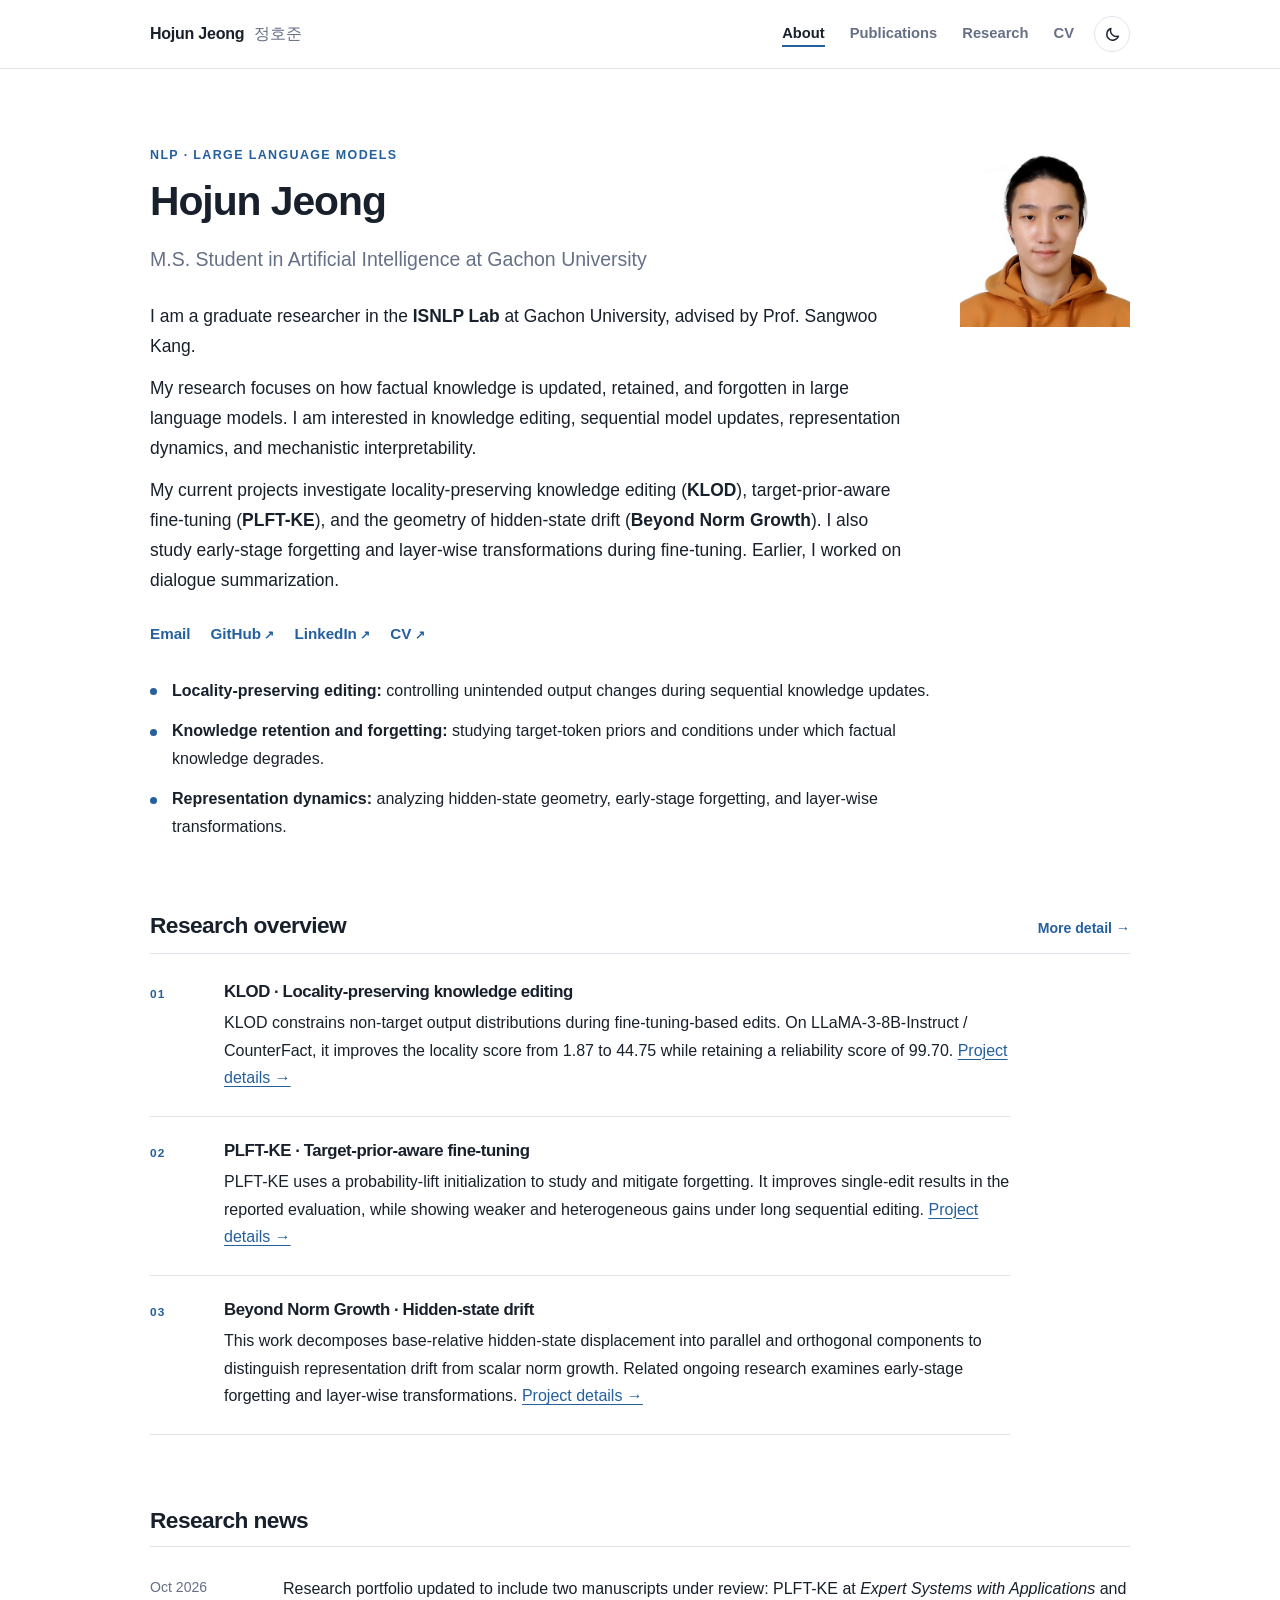
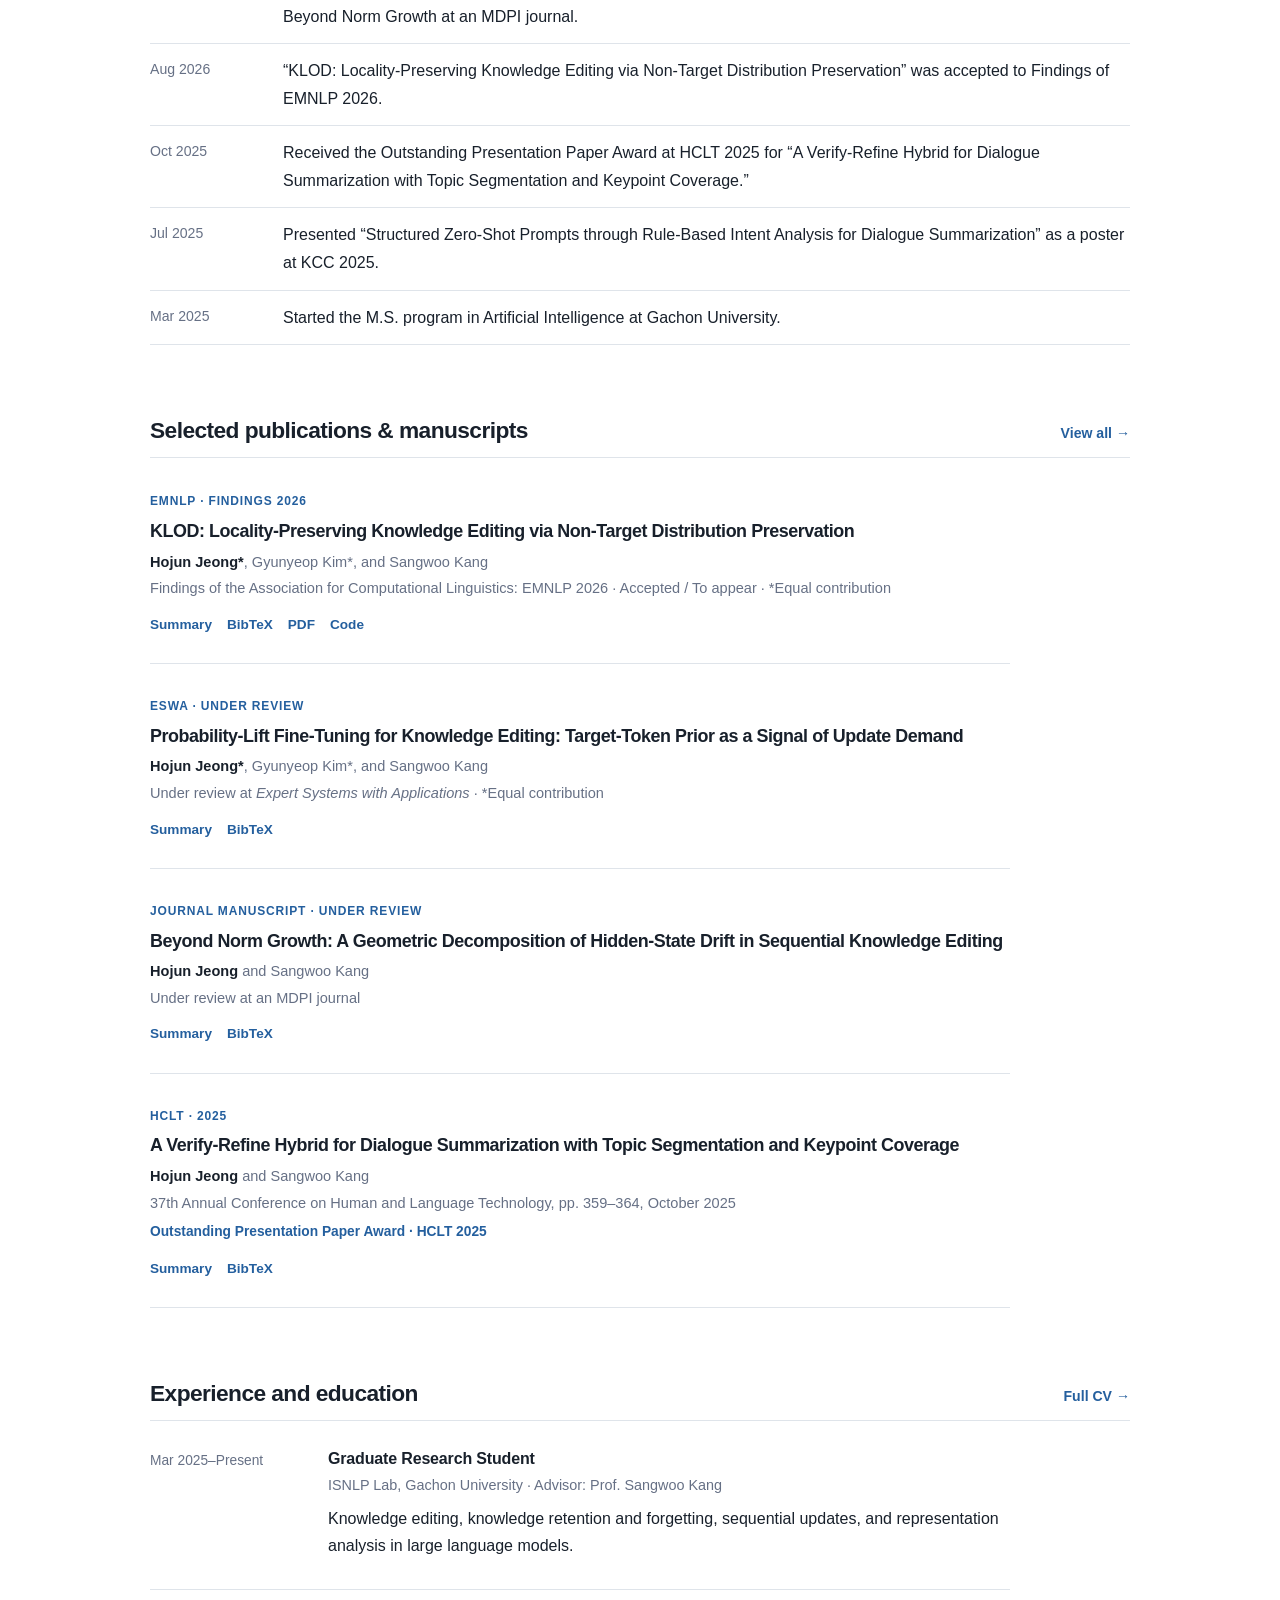
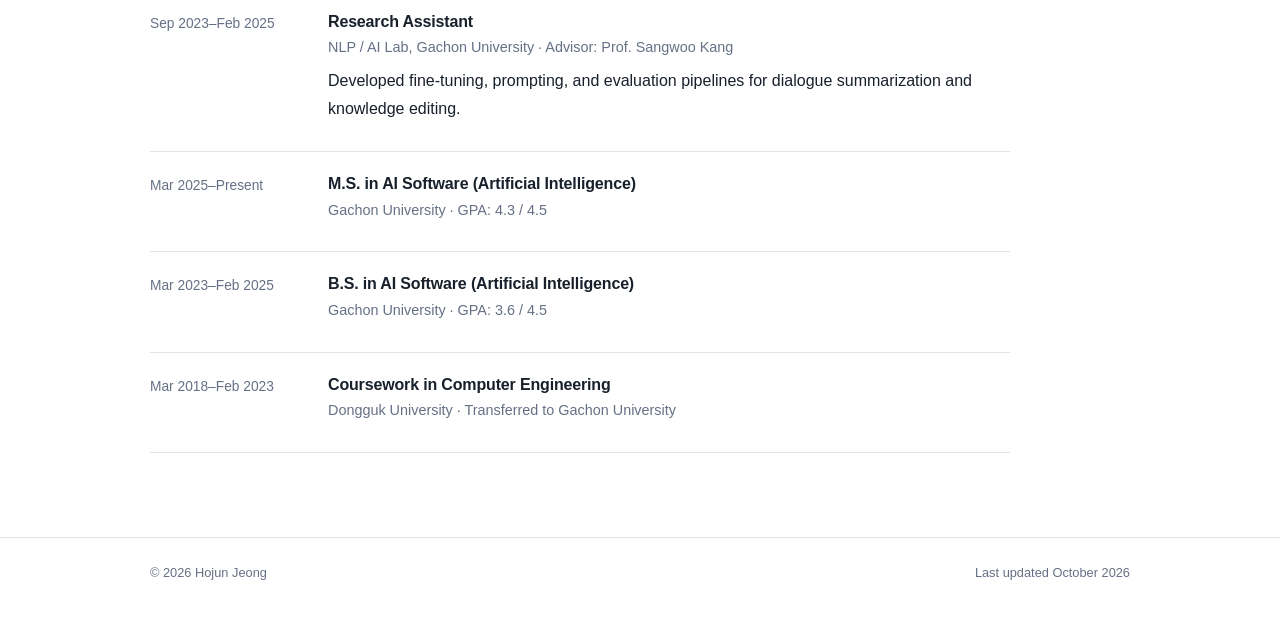
<file: index.html>
<!DOCTYPE html>
<html lang="en">
<head>
  <meta charset="utf-8"/>
  <meta name="viewport" content="width=device-width, initial-scale=1"/>
  <meta name="description" content="Hojun Jeong is an M.S. student at Gachon University studying knowledge editing, retention and forgetting, sequential model updates, and representation dynamics in large language models."/>
  <meta name="author" content="Hojun Jeong"/>
  <meta property="og:title" content="Hojun Jeong | NLP Researcher"/>
  <meta property="og:description" content="Research on knowledge editing, sequential model updates, knowledge retention and forgetting, and hidden-state representation dynamics."/>
  <meta property="og:type" content="website"/>
  <meta property="og:image" content="https://hostoday.github.io/assets/img/profile-hojun.jpg"/>
  <meta name="twitter:card" content="summary"/>
  <title>Hojun Jeong</title>
  <link rel="icon" href="assets/favicon.svg" type="image/svg+xml"/>
  <link rel="stylesheet" href="assets/styles.css?v=20260719-4"/>
  <script>
    try {
      document.documentElement.dataset.theme =
        localStorage.getItem('theme') ||
        (matchMedia('(prefers-color-scheme:dark)').matches ? 'dark' : 'light');
    } catch (e) {}
  </script>
</head>
<body>
  <a class="skip-link" href="#content">Skip to content</a>
  <header class="site-header">
    <div class="nav-wrap">
      <a class="site-name" href="index.html">Hojun Jeong <span>정호준</span></a>
      <div class="nav-actions">
        <nav class="site-nav" aria-label="Primary navigation">
          <a href="index.html" aria-current="page">About</a>
          <a href="publications.html">Publications</a>
          <a href="research.html">Research</a>
          <a href="cv.html">CV</a>
        </nav>
        <button class="icon-button" data-theme-toggle="" type="button" aria-label="Use dark theme"></button>
        <button class="icon-button menu-button" data-menu-toggle="" type="button" aria-expanded="false" aria-label="Open navigation">
          <svg aria-hidden="true" height="18" viewBox="0 0 24 24" width="18">
            <path d="M4 7h16M4 12h16M4 17h16" fill="none" stroke="currentColor" stroke-linecap="round" stroke-width="2"></path>
          </svg>
        </button>
      </div>
    </div>
  </header>

  <main id="content">
    <section class="hero" aria-labelledby="home-heading">
      <div class="hero-top">
        <div class="hero-content">
          <p class="kicker">NLP · Large Language Models</p>
          <h1 id="home-heading">Hojun Jeong</h1>
          <p class="hero-role">M.S. Student in Artificial Intelligence at Gachon University</p>
          <div class="hero-copy">
            <p>I am a graduate researcher in the <strong>ISNLP Lab</strong> at Gachon University, advised by Prof. Sangwoo Kang.</p>
            <p>My research focuses on how factual knowledge is updated, retained, and forgotten in large language models. I am interested in knowledge editing, sequential model updates, representation dynamics, and mechanistic interpretability.</p>
            <p>My current projects investigate locality-preserving knowledge editing (<strong>KLOD</strong>), target-prior-aware fine-tuning (<strong>PLFT-KE</strong>), and the geometry of hidden-state drift (<strong>Beyond Norm Growth</strong>). I also study early-stage forgetting and layer-wise transformations during fine-tuning. Earlier, I worked on dialogue summarization.</p>
          </div>
          <div class="link-row">
            <a href="mailto:wjdghwns12@gachon.ac.kr">Email</a>
            <a href="https://github.com/Hostoday" target="_blank" rel="noopener noreferrer">GitHub</a>
            <a href="https://www.linkedin.com/in/hojun-jeong-korean/" target="_blank" rel="noopener noreferrer">LinkedIn</a>
            <a href="assets/pdf/Hojun_Jeong_CV.pdf" target="_blank" rel="noopener noreferrer">CV</a>
          </div>
        </div>
        <figure class="profile-photo-wrap" aria-label="Profile photograph">
          <img class="profile-photo" src="assets/img/profile-hojun.jpg?v=20260719-4" alt="Portrait of Hojun Jeong" width="413" height="516" loading="eager" decoding="async"/>
        </figure>
      </div>
      <ul class="focus-list">
        <li><strong>Locality-preserving editing:</strong> controlling unintended output changes during sequential knowledge updates.</li>
        <li><strong>Knowledge retention and forgetting:</strong> studying target-token priors and conditions under which factual knowledge degrades.</li>
        <li><strong>Representation dynamics:</strong> analyzing hidden-state geometry, early-stage forgetting, and layer-wise transformations.</li>
      </ul>
    </section>

    <section class="section" aria-labelledby="research-overview-heading">
      <div class="section-head">
        <h2 id="research-overview-heading">Research overview</h2>
        <a href="research.html">More detail →</a>
      </div>
      <div class="overview-list">
        <article class="overview-item">
          <p class="overview-index">01</p>
          <div>
            <h3>KLOD · Locality-preserving knowledge editing</h3>
            <p>KLOD constrains non-target output distributions during fine-tuning-based edits. On LLaMA-3-8B-Instruct / CounterFact, it improves the locality score from 1.87 to 44.75 while retaining a reliability score of 99.70. <a href="research.html#klod">Project details →</a></p>
          </div>
        </article>
        <article class="overview-item">
          <p class="overview-index">02</p>
          <div>
            <h3>PLFT-KE · Target-prior-aware fine-tuning</h3>
            <p>PLFT-KE uses a probability-lift initialization to study and mitigate forgetting. It improves single-edit results in the reported evaluation, while showing weaker and heterogeneous gains under long sequential editing. <a href="research.html#plft-ke">Project details →</a></p>
          </div>
        </article>
        <article class="overview-item">
          <p class="overview-index">03</p>
          <div>
            <h3>Beyond Norm Growth · Hidden-state drift</h3>
            <p>This work decomposes base-relative hidden-state displacement into parallel and orthogonal components to distinguish representation drift from scalar norm growth. Related ongoing research examines early-stage forgetting and layer-wise transformations. <a href="research.html#beyond-norm-growth">Project details →</a></p>
          </div>
        </article>
      </div>
    </section>

    <section class="section" aria-labelledby="news-heading">
      <div class="section-head"><h2 id="news-heading">Research news</h2></div>
      <div class="news-list">
        <div class="news-item"><time class="news-date" datetime="2026-10">Oct 2026</time><p class="news-text">Research portfolio updated to include two manuscripts under review: PLFT-KE at <em>Expert Systems with Applications</em> and Beyond Norm Growth at an MDPI journal.</p></div>
        <div class="news-item"><time class="news-date" datetime="2026-08">Aug 2026</time><p class="news-text">“KLOD: Locality-Preserving Knowledge Editing via Non-Target Distribution Preservation” was accepted to Findings of EMNLP 2026.</p></div>
        <div class="news-item"><time class="news-date" datetime="2025-10">Oct 2025</time><p class="news-text">Received the Outstanding Presentation Paper Award at HCLT 2025 for “A Verify-Refine Hybrid for Dialogue Summarization with Topic Segmentation and Keypoint Coverage.”</p></div>
        <div class="news-item"><time class="news-date" datetime="2025-07">Jul 2025</time><p class="news-text">Presented “Structured Zero-Shot Prompts through Rule-Based Intent Analysis for Dialogue Summarization” as a poster at KCC 2025.</p></div>
        <div class="news-item"><time class="news-date" datetime="2025-03">Mar 2025</time><p class="news-text">Started the M.S. program in Artificial Intelligence at Gachon University.</p></div>
      </div>
    </section>

    <section class="section" aria-labelledby="publications-heading">
      <div class="section-head">
        <h2 id="publications-heading">Selected publications &amp; manuscripts</h2>
        <a href="publications.html">View all →</a>
      </div>
      <div class="publication-list">
      <article class="publication" id="klod-publication">
              <div>
                <span class="pub-venue">EMNLP · Findings 2026</span>
                <h3 class="pub-title">KLOD: Locality-Preserving Knowledge Editing via Non-Target Distribution Preservation</h3>
                <p class="pub-authors"><span class="me">Hojun Jeong*</span>, Gyunyeop Kim*, and Sangwoo Kang</p>
                <p class="pub-meta">Findings of the Association for Computational Linguistics: EMNLP 2026 · Accepted / To appear · *Equal contribution</p>
                <div class="pub-links">
                  <button aria-expanded="false" data-label="Summary" data-toggle-target="summary-klod" type="button">Summary</button>
                  <button aria-expanded="false" data-label="BibTeX" data-toggle-target="bib-klod" type="button">BibTeX</button>
                  <a href="assets/pdf/KLOD_EMNLP_2026.pdf" rel="noopener" target="_blank">PDF</a>
                  <a href="https://github.com/Hostoday/KLOD" rel="noopener" target="_blank">Code</a>
                </div>
                <div class="pub-details" id="summary-klod">
                  <p>Proposes a bounded target logit-odds objective and distribution-preserving KL constraints to mitigate locality degradation in sequential knowledge editing while maintaining high reliability. On LLaMA-3-8B-Instruct / CounterFact, locality improves from 1.87 to 44.75 with 99.70 reliability; experiments include sequences of up to 150,000 edits.</p>
                </div>
                <div class="pub-details" id="bib-klod">
                  <pre id="bibtext-klod">@inproceedings{jeong2026klod,
        title = {KLOD: Locality-Preserving Knowledge Editing via Non-Target Distribution Preservation},
        author = {Jeong, Hojun and Kim, Gyunyeop and Kang, Sangwoo},
        booktitle = {Findings of the Association for Computational Linguistics: EMNLP 2026},
        note = {Accepted, to appear},
        year = {2026}
      }</pre>
                  <button class="button" data-copy-target="bibtext-klod" type="button">Copy BibTeX</button>
                  <span class="copy-status" aria-live="polite"></span>
                </div>
              </div>
            </article>

      <article class="publication" id="plft-publication">
              <div>
                <!-- Keep the old anchor working until other pages are updated. -->
                <span id="prior-publication" aria-hidden="true"></span>
                <span class="pub-venue">ESWA · Under review</span>
                <h3 class="pub-title">Probability-Lift Fine-Tuning for Knowledge Editing: Target-Token Prior as a Signal of Update Demand</h3>
                <p class="pub-authors"><span class="me">Hojun Jeong*</span>, Gyunyeop Kim*, and Sangwoo Kang</p>
                <p class="pub-meta">Under review at <em>Expert Systems with Applications</em> · *Equal contribution</p>
                <div class="pub-links">
                  <button aria-expanded="false" data-label="Summary" data-toggle-target="summary-plft" type="button">Summary</button>
                  <button aria-expanded="false" data-label="BibTeX" data-toggle-target="bib-plft" type="button">BibTeX</button>
                </div>
                <div class="pub-details" id="summary-plft">
                  <p>Studies target-token prior probability as a signal of update demand and proposes a two-stage probability-lift initialization before fine-tuning. On LLaMA-3.2-3B / CounterFact, the FT-M score improves from 58.43 to 72.41 and specificity from 33.55 to 59.40. Improvements under long sequential editing are weaker and heterogeneous.</p>
                </div>
                <div class="pub-details" id="bib-plft">
                  <pre id="bibtext-plft">@unpublished{jeong2026plft,
        title = {Probability-Lift Fine-Tuning for Knowledge Editing: Target-Token Prior as a Signal of Update Demand},
        author = {Jeong, Hojun and Kim, Gyunyeop and Kang, Sangwoo},
        note = {Manuscript under review at Expert Systems with Applications},
        year = {2026}
      }</pre>
                  <button class="button" data-copy-target="bibtext-plft" type="button">Copy BibTeX</button>
                  <span class="copy-status" aria-live="polite"></span>
                </div>
              </div>
            </article>

      <article class="publication" id="beyond-norm-publication">
              <div>
                <span class="pub-venue">Journal manuscript · Under review</span>
                <h3 class="pub-title">Beyond Norm Growth: A Geometric Decomposition of Hidden-State Drift in Sequential Knowledge Editing</h3>
                <p class="pub-authors"><span class="me">Hojun Jeong</span> and Sangwoo Kang</p>
                <p class="pub-meta">Under review at an MDPI journal</p>
                <div class="pub-links">
                  <button aria-expanded="false" data-label="Summary" data-toggle-target="summary-beyond" type="button">Summary</button>
                  <button aria-expanded="false" data-label="BibTeX" data-toggle-target="bib-beyond" type="button">BibTeX</button>
                </div>
                <div class="pub-details" id="summary-beyond">
                  <p>Decomposes base-relative hidden-state displacement into parallel and orthogonal components to distinguish representation drift from norm growth. Orthogonal components account for approximately 98.7–99.3% of checkpoint-median displacement energy at the measured boundary. Controlled interventions show small, heterogeneous changes in locality and teacher-forced efficacy.</p>
                </div>
                <div class="pub-details" id="bib-beyond">
                  <pre id="bibtext-beyond">@unpublished{jeong2026beyondnorm,
        title = {Beyond Norm Growth: A Geometric Decomposition of Hidden-State Drift in Sequential Knowledge Editing},
        author = {Jeong, Hojun and Kang, Sangwoo},
        note = {Manuscript under review at an MDPI journal},
        year = {2026}
      }</pre>
                  <button class="button" data-copy-target="bibtext-beyond" type="button">Copy BibTeX</button>
                  <span class="copy-status" aria-live="polite"></span>
                </div>
              </div>
            </article>

      <article class="publication">
              <div>
                <span class="pub-venue">HCLT · 2025</span>
                <h3 class="pub-title">A Verify-Refine Hybrid for Dialogue Summarization with Topic Segmentation and Keypoint Coverage</h3>
                <p class="pub-authors"><span class="me">Hojun Jeong</span> and Sangwoo Kang</p>
                <p class="pub-meta">37th Annual Conference on Human and Language Technology, pp. 359–364, October 2025</p>
                <p class="pub-award">Outstanding Presentation Paper Award · HCLT 2025</p>
                <div class="pub-links">
                  <button aria-expanded="false" data-label="Summary" data-toggle-target="summary-verify" type="button">Summary</button>
                  <button aria-expanded="false" data-label="BibTeX" data-toggle-target="bib-verify" type="button">BibTeX</button>
                </div>
                <div class="pub-details" id="summary-verify">
                  <p>Presents a verify-refine dialogue summarization framework combining topic segmentation with explicit checks for keypoint coverage.</p>
                </div>
                <div class="pub-details" id="bib-verify">
                  <pre id="bibtext-verify">@inproceedings{jeong2025verifyrefine,
        title = {A Verify-Refine Hybrid for Dialogue Summarization with Topic Segmentation and Keypoint Coverage},
        author = {Jeong, Hojun and Kang, Sangwoo},
        booktitle = {Proceedings of the 37th Annual Conference on Human and Language Technology},
        pages = {359--364},
        year = {2025}
      }</pre>
                  <button class="button" data-copy-target="bibtext-verify" type="button">Copy BibTeX</button>
                  <span class="copy-status" aria-live="polite"></span>
                </div>
              </div>
            </article>
      </div>
    </section>

    <section class="section" aria-labelledby="background-heading">
      <div class="section-head">
        <h2 id="background-heading">Experience and education</h2>
        <a href="cv.html">Full CV →</a>
      </div>
      <div class="timeline-list">
        <article class="timeline-item">
          <p class="timeline-date">Mar 2025–Present</p>
          <div>
            <h3>Graduate Research Student</h3>
            <p class="timeline-place">ISNLP Lab, Gachon University · Advisor: Prof. Sangwoo Kang</p>
            <p>Knowledge editing, knowledge retention and forgetting, sequential updates, and representation analysis in large language models.</p>
          </div>
        </article>
        <article class="timeline-item">
          <p class="timeline-date">Sep 2023–Feb 2025</p>
          <div>
            <h3>Research Assistant</h3>
            <p class="timeline-place">NLP / AI Lab, Gachon University · Advisor: Prof. Sangwoo Kang</p>
            <p>Developed fine-tuning, prompting, and evaluation pipelines for dialogue summarization and knowledge editing.</p>
          </div>
        </article>
        <article class="timeline-item">
          <p class="timeline-date">Mar 2025–Present</p>
          <div>
            <h3>M.S. in AI Software (Artificial Intelligence)</h3>
            <p class="timeline-place">Gachon University · GPA: 4.3 / 4.5</p>
          </div>
        </article>
        <article class="timeline-item">
          <p class="timeline-date">Mar 2023–Feb 2025</p>
          <div>
            <h3>B.S. in AI Software (Artificial Intelligence)</h3>
            <p class="timeline-place">Gachon University · GPA: 3.6 / 4.5</p>
          </div>
        </article>
        <article class="timeline-item">
          <p class="timeline-date">Mar 2018–Feb 2023</p>
          <div>
            <h3>Coursework in Computer Engineering</h3>
            <p class="timeline-place">Dongguk University · Transferred to Gachon University</p>
          </div>
        </article>
      </div>
    </section>
  </main>

  <footer class="site-footer">
    <div class="footer-wrap">
      <span>© 2026 Hojun Jeong</span>
      <span>Last updated October 2026</span>
    </div>
  </footer>
  <script src="assets/script.js"></script>
</body>
</html>
</file>
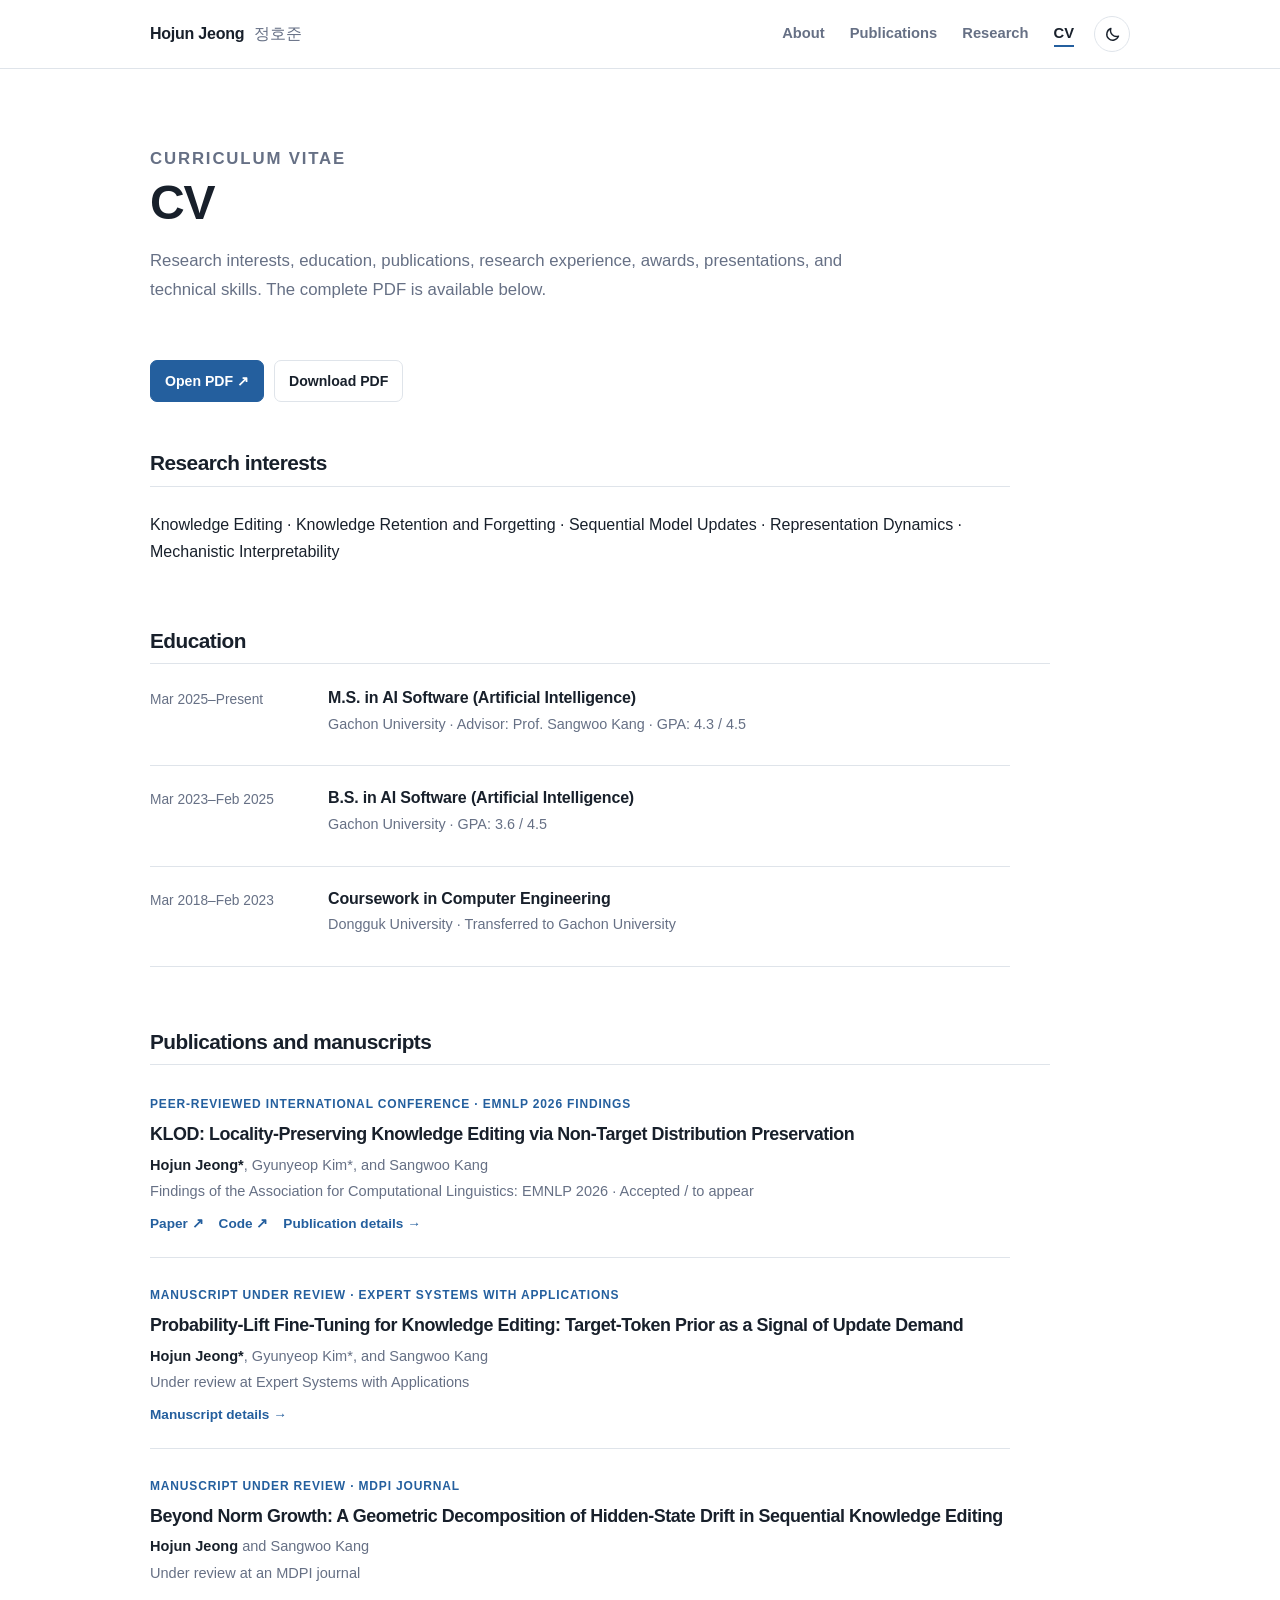
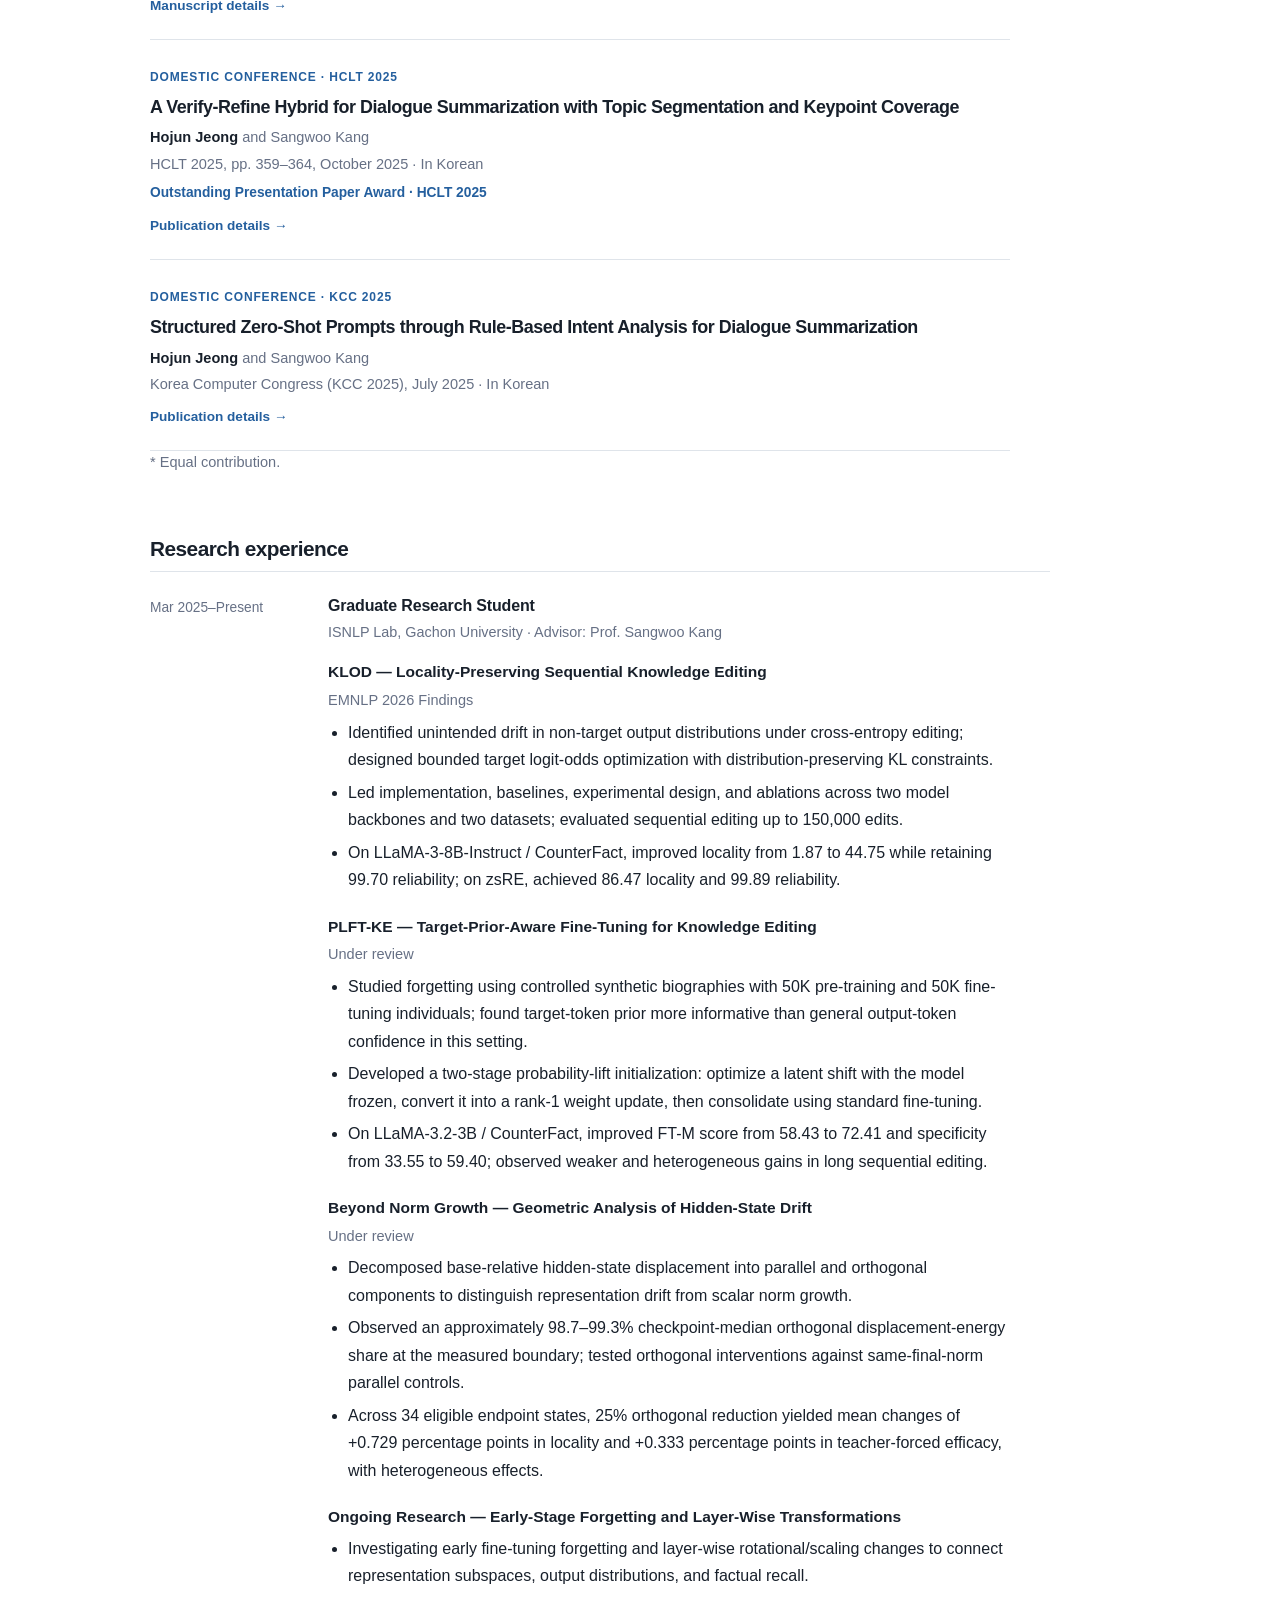
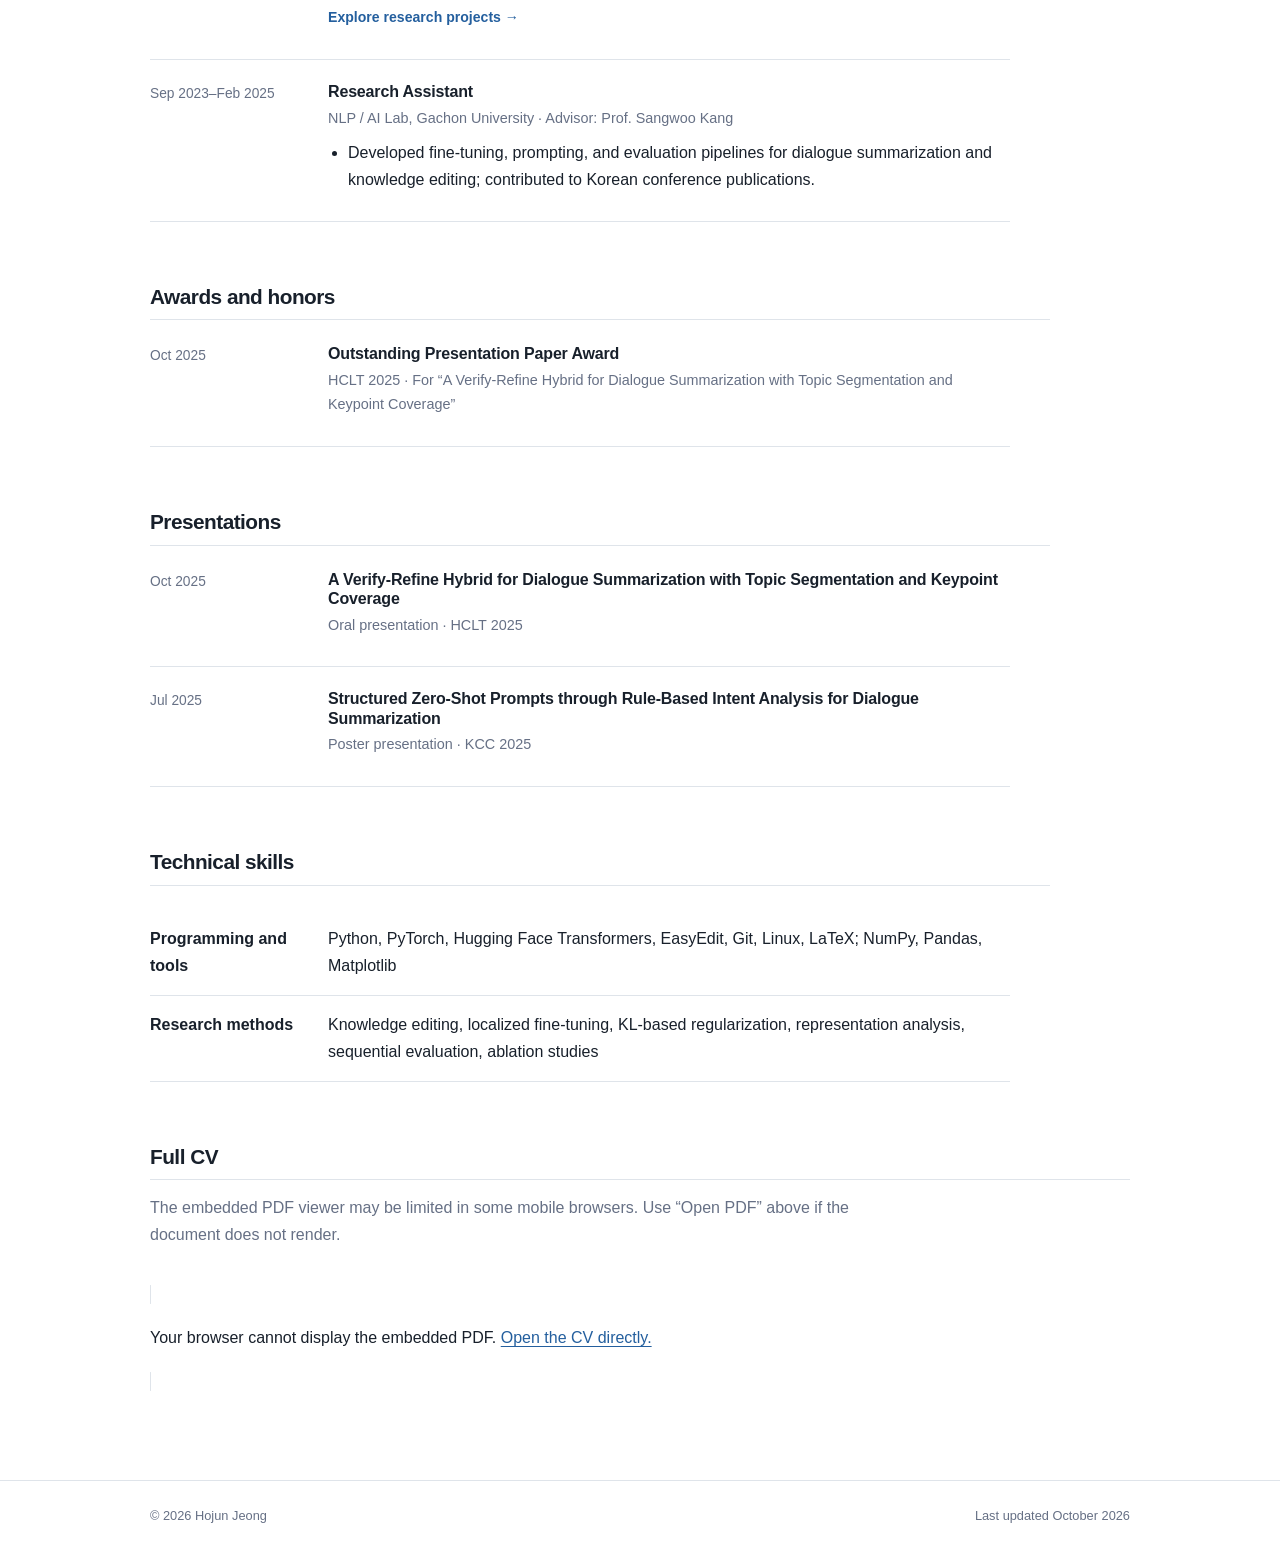
<file: cv.html>
<!DOCTYPE html>
<html lang="en">
<head>
  <meta charset="utf-8" />
  <meta name="viewport" content="width=device-width, initial-scale=1" />
  <meta name="description" content="Curriculum vitae of Hojun Jeong, M.S. researcher at Gachon University working on knowledge editing, forgetting, and representation dynamics." />
  <meta name="author" content="Hojun Jeong" />
  <meta property="og:title" content="CV · Hojun Jeong" />
  <meta property="og:description" content="Education, publications, research experience, awards, and technical skills of Hojun Jeong." />
  <meta property="og:type" content="website" />
  <title>CV · Hojun Jeong</title>
  <link rel="icon" type="image/svg+xml" href="assets/favicon.svg" />
  <link rel="stylesheet" href="assets/styles.css?v=20260719-4" />
  <script>
    try {
      document.documentElement.dataset.theme = localStorage.getItem('theme') ||
        (matchMedia('(prefers-color-scheme: dark)').matches ? 'dark' : 'light');
    } catch (e) {}
  </script>
  <style>
    /* CV-only spacing. Shared theme colors and typography come from assets/styles.css. */
    .cv-project { margin-top: 22px; }
    .cv-project:first-of-type { margin-top: 17px; }
    .cv-project h4 { margin: 0 0 5px; font-size: .97rem; line-height: 1.45; }
    .cv-project .compact-list { margin-top: 6px; }
    .cv-interests { max-width: 860px; }
    .cv-interests p { margin: 0; }
    .cv-publications .publication-list { max-width: 860px; }
    .cv-publications .publication { padding: 22px 0; }
    .cv-publications .publication:first-child { padding-top: 0; }
    .cv-publications .pub-links { margin-top: 9px; }
    @media print { .pdf-section { display: none; } }
  </style>
</head>
<body>
  <a class="skip-link" href="#content">Skip to content</a>
  <header class="site-header">
    <div class="nav-wrap">
      <a class="site-name" href="index.html">Hojun Jeong <span>정호준</span></a>
      <div class="nav-actions">
        <nav class="site-nav" aria-label="Primary navigation">
          <a href="index.html">About</a>
          <a href="publications.html">Publications</a>
          <a href="research.html">Research</a>
          <a href="cv.html" aria-current="page">CV</a>
        </nav>
        <button class="icon-button" type="button" data-theme-toggle aria-label="Use dark theme"></button>
        <button class="icon-button menu-button" type="button" data-menu-toggle aria-label="Open navigation" aria-expanded="false">
          <svg width="18" height="18" viewBox="0 0 24 24" aria-hidden="true">
            <path d="M4 7h16M4 12h16M4 17h16" fill="none" stroke="currentColor" stroke-linecap="round" stroke-width="2" />
          </svg>
        </button>
      </div>
    </div>
  </header>

  <main id="content">
    <header class="page-header">
      <p class="kicker">Curriculum vitae</p>
      <h1>CV</h1>
      <p>Research interests, education, publications, research experience, awards, presentations, and technical skills. The complete PDF is available below.</p>
    </header>

    <div class="cv-toolbar">
      <a class="button primary" href="assets/pdf/Hojun_Jeong_CV.pdf" target="_blank" rel="noopener">Open PDF ↗</a>
      <a class="button" href="assets/pdf/Hojun_Jeong_CV.pdf" download>Download PDF</a>
    </div>

    <section class="cv-section cv-interests" id="research-interests" aria-labelledby="interests-heading">
      <h2 id="interests-heading">Research interests</h2>
      <p>Knowledge Editing · Knowledge Retention and Forgetting · Sequential Model Updates · Representation Dynamics · Mechanistic Interpretability</p>
    </section>

    <section class="cv-section" id="education" aria-labelledby="education-heading">
      <h2 id="education-heading">Education</h2>
      <div class="timeline-list">
        <article class="timeline-item">
          <p class="timeline-date">Mar 2025–Present</p>
          <div>
            <h3>M.S. in AI Software (Artificial Intelligence)</h3>
            <p class="timeline-place">Gachon University · Advisor: Prof. Sangwoo Kang · GPA: 4.3 / 4.5</p>
          </div>
        </article>
        <article class="timeline-item">
          <p class="timeline-date">Mar 2023–Feb 2025</p>
          <div>
            <h3>B.S. in AI Software (Artificial Intelligence)</h3>
            <p class="timeline-place">Gachon University · GPA: 3.6 / 4.5</p>
          </div>
        </article>
        <article class="timeline-item">
          <p class="timeline-date">Mar 2018–Feb 2023</p>
          <div>
            <h3>Coursework in Computer Engineering</h3>
            <p class="timeline-place">Dongguk University · Transferred to Gachon University</p>
          </div>
        </article>
      </div>
    </section>

    <section class="cv-section cv-publications" id="publications" aria-labelledby="publications-heading">
      <h2 id="publications-heading">Publications and manuscripts</h2>
      <div class="publication-list">
        <article class="publication">
          <span class="pub-venue">Peer-reviewed international conference · EMNLP 2026 Findings</span>
          <h3 class="pub-title">KLOD: Locality-Preserving Knowledge Editing via Non-Target Distribution Preservation</h3>
          <p class="pub-authors"><span class="me">Hojun Jeong*</span>, Gyunyeop Kim*, and Sangwoo Kang</p>
          <p class="pub-meta">Findings of the Association for Computational Linguistics: EMNLP 2026 · Accepted / to appear</p>
          <div class="pub-links">
            <a href="assets/pdf/KLOD_EMNLP_2026.pdf" target="_blank" rel="noopener">Paper ↗</a>
            <a href="https://github.com/Hostoday/KLOD" target="_blank" rel="noopener">Code ↗</a>
            <a href="publications.html#klod-publication">Publication details →</a>
          </div>
        </article>
        <article class="publication">
          <span class="pub-venue">Manuscript under review · Expert Systems with Applications</span>
          <h3 class="pub-title">Probability-Lift Fine-Tuning for Knowledge Editing: Target-Token Prior as a Signal of Update Demand</h3>
          <p class="pub-authors"><span class="me">Hojun Jeong*</span>, Gyunyeop Kim*, and Sangwoo Kang</p>
          <p class="pub-meta">Under review at Expert Systems with Applications</p>
          <div class="pub-links"><a href="publications.html#plft-publication">Manuscript details →</a></div>
        </article>
        <article class="publication">
          <span class="pub-venue">Manuscript under review · MDPI journal</span>
          <h3 class="pub-title">Beyond Norm Growth: A Geometric Decomposition of Hidden-State Drift in Sequential Knowledge Editing</h3>
          <p class="pub-authors"><span class="me">Hojun Jeong</span> and Sangwoo Kang</p>
          <p class="pub-meta">Under review at an MDPI journal</p>
          <div class="pub-links"><a href="publications.html#beyond-norm-publication">Manuscript details →</a></div>
        </article>
        <article class="publication">
          <span class="pub-venue">Domestic conference · HCLT 2025</span>
          <h3 class="pub-title">A Verify-Refine Hybrid for Dialogue Summarization with Topic Segmentation and Keypoint Coverage</h3>
          <p class="pub-authors"><span class="me">Hojun Jeong</span> and Sangwoo Kang</p>
          <p class="pub-meta">HCLT 2025, pp. 359–364, October 2025 · In Korean</p>
          <p class="pub-award">Outstanding Presentation Paper Award · HCLT 2025</p>
          <div class="pub-links"><a href="publications.html">Publication details →</a></div>
        </article>
        <article class="publication">
          <span class="pub-venue">Domestic conference · KCC 2025</span>
          <h3 class="pub-title">Structured Zero-Shot Prompts through Rule-Based Intent Analysis for Dialogue Summarization</h3>
          <p class="pub-authors"><span class="me">Hojun Jeong</span> and Sangwoo Kang</p>
          <p class="pub-meta">Korea Computer Congress (KCC 2025), July 2025 · In Korean</p>
          <div class="pub-links"><a href="publications.html">Publication details →</a></div>
        </article>
      </div>
      <p class="pub-meta">* Equal contribution.</p>
    </section>

    <section class="cv-section" id="research-experience" aria-labelledby="experience-heading">
      <h2 id="experience-heading">Research experience</h2>
      <div class="timeline-list">
        <article class="timeline-item">
          <p class="timeline-date">Mar 2025–Present</p>
          <div>
            <h3>Graduate Research Student</h3>
            <p class="timeline-place">ISNLP Lab, Gachon University · Advisor: Prof. Sangwoo Kang</p>

            <div class="cv-project">
              <h4>KLOD — Locality-Preserving Sequential Knowledge Editing</h4>
              <p class="pub-meta">EMNLP 2026 Findings</p>
              <ul class="compact-list">
                <li>Identified unintended drift in non-target output distributions under cross-entropy editing; designed bounded target logit-odds optimization with distribution-preserving KL constraints.</li>
                <li>Led implementation, baselines, experimental design, and ablations across two model backbones and two datasets; evaluated sequential editing up to 150,000 edits.</li>
                <li>On LLaMA-3-8B-Instruct / CounterFact, improved locality from 1.87 to 44.75 while retaining 99.70 reliability; on zsRE, achieved 86.47 locality and 99.89 reliability.</li>
              </ul>
            </div>

            <div class="cv-project">
              <h4>PLFT-KE — Target-Prior-Aware Fine-Tuning for Knowledge Editing</h4>
              <p class="pub-meta">Under review</p>
              <ul class="compact-list">
                <li>Studied forgetting using controlled synthetic biographies with 50K pre-training and 50K fine-tuning individuals; found target-token prior more informative than general output-token confidence in this setting.</li>
                <li>Developed a two-stage probability-lift initialization: optimize a latent shift with the model frozen, convert it into a rank-1 weight update, then consolidate using standard fine-tuning.</li>
                <li>On LLaMA-3.2-3B / CounterFact, improved FT-M score from 58.43 to 72.41 and specificity from 33.55 to 59.40; observed weaker and heterogeneous gains in long sequential editing.</li>
              </ul>
            </div>

            <div class="cv-project">
              <h4>Beyond Norm Growth — Geometric Analysis of Hidden-State Drift</h4>
              <p class="pub-meta">Under review</p>
              <ul class="compact-list">
                <li>Decomposed base-relative hidden-state displacement into parallel and orthogonal components to distinguish representation drift from scalar norm growth.</li>
                <li>Observed an approximately 98.7–99.3% checkpoint-median orthogonal displacement-energy share at the measured boundary; tested orthogonal interventions against same-final-norm parallel controls.</li>
                <li>Across 34 eligible endpoint states, 25% orthogonal reduction yielded mean changes of +0.729 percentage points in locality and +0.333 percentage points in teacher-forced efficacy, with heterogeneous effects.</li>
              </ul>
            </div>

            <div class="cv-project">
              <h4>Ongoing Research — Early-Stage Forgetting and Layer-Wise Transformations</h4>
              <ul class="compact-list">
                <li>Investigating early fine-tuning forgetting and layer-wise rotational/scaling changes to connect representation subspaces, output distributions, and factual recall.</li>
              </ul>
            </div>
            <p><a class="text-link" href="research.html">Explore research projects →</a></p>
          </div>
        </article>
        <article class="timeline-item">
          <p class="timeline-date">Sep 2023–Feb 2025</p>
          <div>
            <h3>Research Assistant</h3>
            <p class="timeline-place">NLP / AI Lab, Gachon University · Advisor: Prof. Sangwoo Kang</p>
            <ul class="compact-list">
              <li>Developed fine-tuning, prompting, and evaluation pipelines for dialogue summarization and knowledge editing; contributed to Korean conference publications.</li>
            </ul>
          </div>
        </article>
      </div>
    </section>

    <section class="cv-section" id="awards" aria-labelledby="awards-heading">
      <h2 id="awards-heading">Awards and honors</h2>
      <div class="timeline-list">
        <article class="timeline-item">
          <p class="timeline-date">Oct 2025</p>
          <div>
            <h3>Outstanding Presentation Paper Award</h3>
            <p class="timeline-place">HCLT 2025 · For “A Verify-Refine Hybrid for Dialogue Summarization with Topic Segmentation and Keypoint Coverage”</p>
          </div>
        </article>
      </div>
    </section>

    <section class="cv-section" id="presentations" aria-labelledby="presentations-heading">
      <h2 id="presentations-heading">Presentations</h2>
      <div class="timeline-list">
        <article class="timeline-item">
          <p class="timeline-date">Oct 2025</p>
          <div>
            <h3>A Verify-Refine Hybrid for Dialogue Summarization with Topic Segmentation and Keypoint Coverage</h3>
            <p class="timeline-place">Oral presentation · HCLT 2025</p>
          </div>
        </article>
        <article class="timeline-item">
          <p class="timeline-date">Jul 2025</p>
          <div>
            <h3>Structured Zero-Shot Prompts through Rule-Based Intent Analysis for Dialogue Summarization</h3>
            <p class="timeline-place">Poster presentation · KCC 2025</p>
          </div>
        </article>
      </div>
    </section>

    <section class="cv-section" id="technical-skills" aria-labelledby="skills-heading">
      <h2 id="skills-heading">Technical skills</h2>
      <dl class="skill-list">
        <div>
          <dt>Programming and tools</dt>
          <dd>Python, PyTorch, Hugging Face Transformers, EasyEdit, Git, Linux, LaTeX; NumPy, Pandas, Matplotlib</dd>
        </div>
        <div>
          <dt>Research methods</dt>
          <dd>Knowledge editing, localized fine-tuning, KL-based regularization, representation analysis, sequential evaluation, ablation studies</dd>
        </div>
      </dl>
    </section>

    <section class="cv-section pdf-section" id="full-cv" aria-labelledby="full-cv-heading">
      <h2 id="full-cv-heading">Full CV</h2>
      <p class="section-intro">The embedded PDF viewer may be limited in some mobile browsers. Use “Open PDF” above if the document does not render.</p>
      <object class="cv-frame" data="assets/pdf/Hojun_Jeong_CV.pdf" type="application/pdf" aria-label="Full CV of Hojun Jeong">
        <p>Your browser cannot display the embedded PDF. <a href="assets/pdf/Hojun_Jeong_CV.pdf">Open the CV directly.</a></p>
      </object>
    </section>
  </main>

  <footer class="site-footer">
    <div class="footer-wrap">
      <span>© 2026 Hojun Jeong</span>
      <span>Last updated October 2026</span>
    </div>
  </footer>
  <script src="assets/script.js"></script>
</body>
</html>
</file>
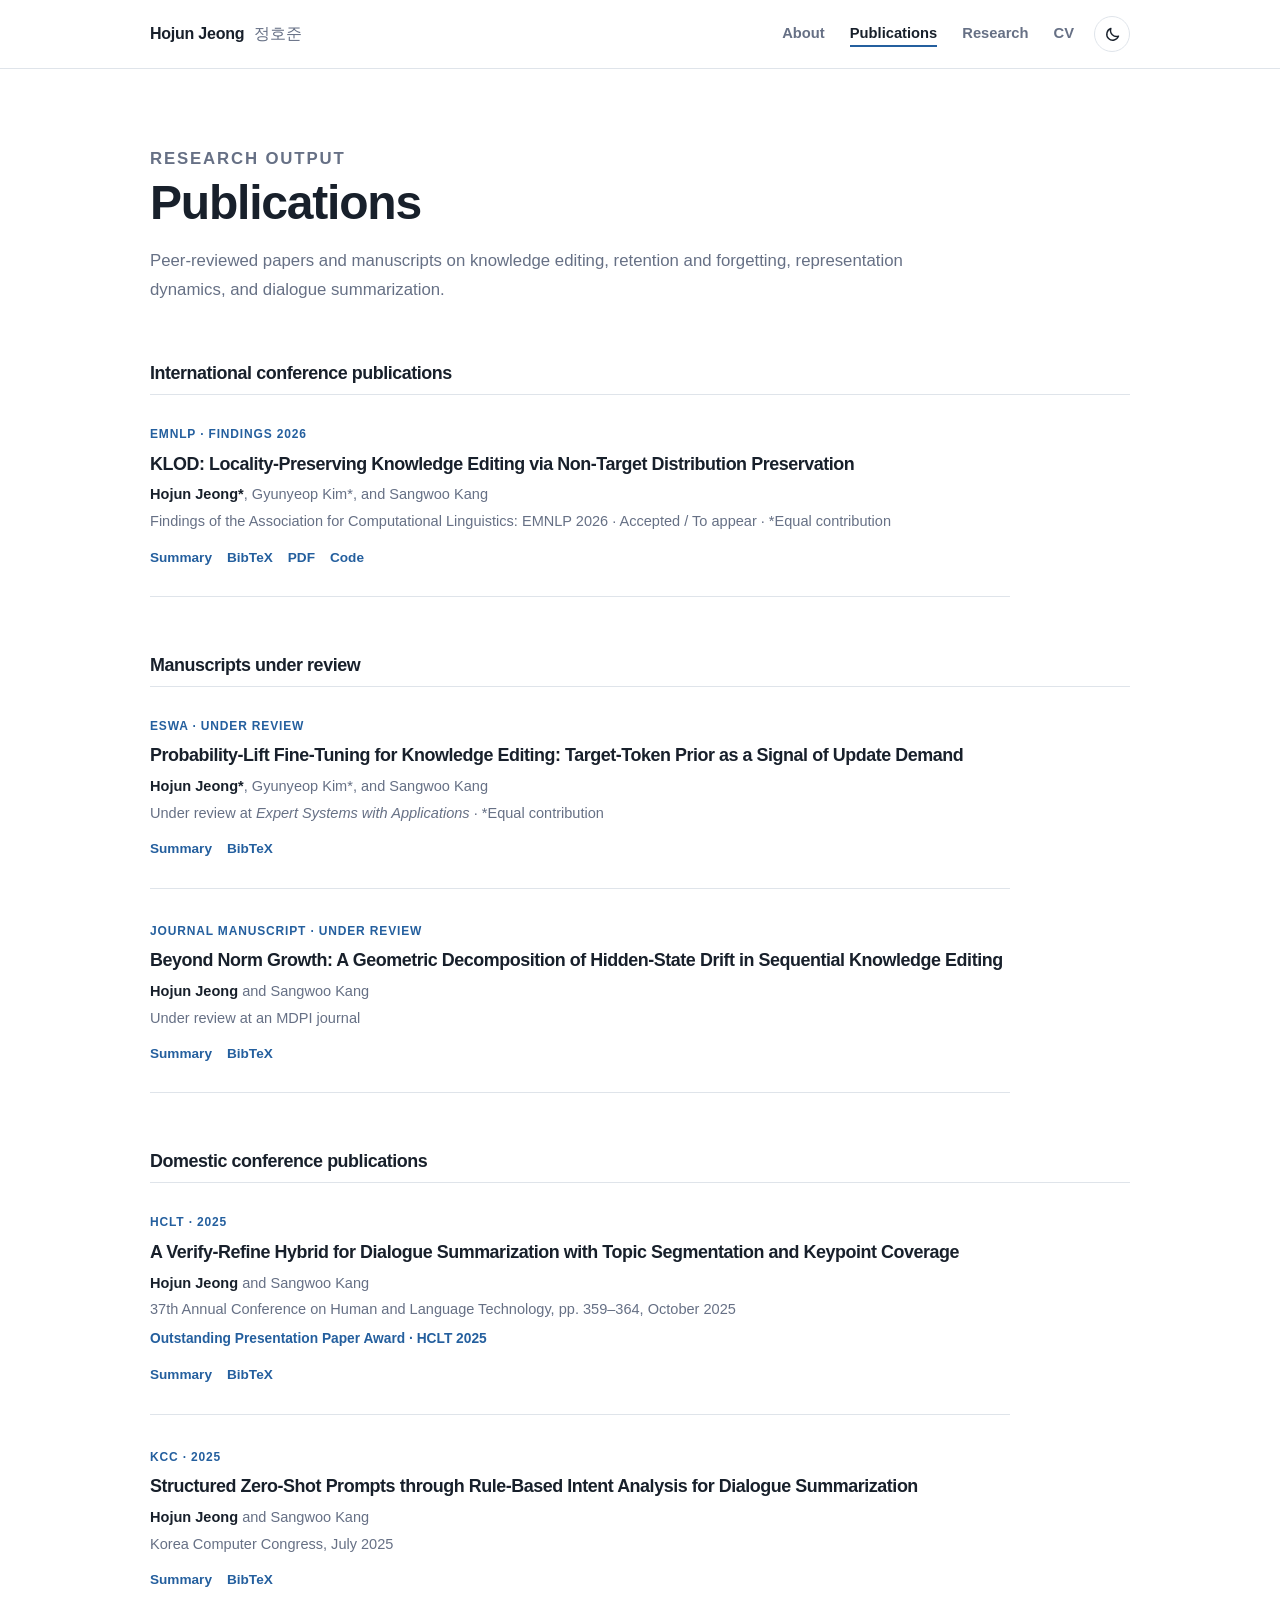
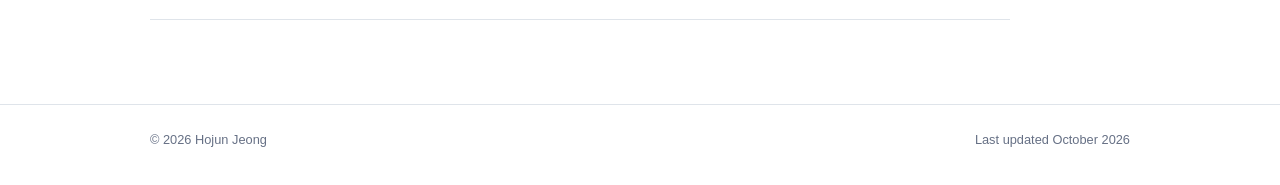
<file: publications.html>
<!DOCTYPE html>
<html lang="en">
<head>
  <meta charset="utf-8"/>
  <meta name="viewport" content="width=device-width, initial-scale=1"/>
  <meta name="description" content="Publications and manuscripts by Hojun Jeong on knowledge editing, knowledge retention and forgetting, representation dynamics, and dialogue summarization."/>
  <meta name="author" content="Hojun Jeong"/>
  <meta property="og:title" content="Publications · Hojun Jeong"/>
  <meta property="og:description" content="Peer-reviewed publications and manuscripts by Hojun Jeong."/>
  <meta property="og:type" content="website"/>
  <title>Publications · Hojun Jeong</title>
  <link rel="icon" href="assets/favicon.svg" type="image/svg+xml"/>
  <link rel="stylesheet" href="assets/styles.css?v=20260719-4"/>
  <script>
    try {
      document.documentElement.dataset.theme =
        localStorage.getItem('theme') ||
        (matchMedia('(prefers-color-scheme:dark)').matches ? 'dark' : 'light');
    } catch (e) {}
  </script>
</head>
<body>
  <a class="skip-link" href="#content">Skip to content</a>
  <header class="site-header">
    <div class="nav-wrap">
      <a class="site-name" href="index.html">Hojun Jeong <span>정호준</span></a>
      <div class="nav-actions">
        <nav class="site-nav" aria-label="Primary navigation">
          <a href="index.html">About</a>
          <a href="publications.html" aria-current="page">Publications</a>
          <a href="research.html">Research</a>
          <a href="cv.html">CV</a>
        </nav>
        <button class="icon-button" data-theme-toggle="" type="button" aria-label="Use dark theme"></button>
        <button class="icon-button menu-button" data-menu-toggle="" type="button" aria-expanded="false" aria-label="Open navigation">
          <svg aria-hidden="true" height="18" viewBox="0 0 24 24" width="18">
            <path d="M4 7h16M4 12h16M4 17h16" fill="none" stroke="currentColor" stroke-linecap="round" stroke-width="2"></path>
          </svg>
        </button>
      </div>
    </div>
  </header>

  <main id="content">
    <header class="page-header">
      <p class="kicker">Research output</p>
      <h1>Publications</h1>
      <p>Peer-reviewed papers and manuscripts on knowledge editing, retention and forgetting, representation dynamics, and dialogue summarization.</p>
    </header>

    <!-- Peer-reviewed international conference -->
    <h2 class="group-title">International conference publications</h2>
    <div class="publication-list">
      <article class="publication" id="klod-publication">
        <div>
          <span class="pub-venue">EMNLP · Findings 2026</span>
          <h3 class="pub-title">KLOD: Locality-Preserving Knowledge Editing via Non-Target Distribution Preservation</h3>
          <p class="pub-authors"><span class="me">Hojun Jeong*</span>, Gyunyeop Kim*, and Sangwoo Kang</p>
          <p class="pub-meta">Findings of the Association for Computational Linguistics: EMNLP 2026 · Accepted / To appear · *Equal contribution</p>
          <div class="pub-links">
            <button aria-expanded="false" data-label="Summary" data-toggle-target="summary-klod" type="button">Summary</button>
            <button aria-expanded="false" data-label="BibTeX" data-toggle-target="bib-klod" type="button">BibTeX</button>
            <a href="assets/pdf/KLOD_EMNLP_2026.pdf" rel="noopener" target="_blank">PDF</a>
            <a href="https://github.com/Hostoday/KLOD" rel="noopener" target="_blank">Code</a>
          </div>
          <div class="pub-details" id="summary-klod">
            <p>Proposes a bounded target logit-odds objective and distribution-preserving KL constraints to mitigate locality degradation in sequential knowledge editing while maintaining high reliability. On LLaMA-3-8B-Instruct / CounterFact, locality improves from 1.87 to 44.75 with 99.70 reliability; experiments include sequences of up to 150,000 edits.</p>
          </div>
          <div class="pub-details" id="bib-klod">
            <pre id="bibtext-klod">@inproceedings{jeong2026klod,
  title = {KLOD: Locality-Preserving Knowledge Editing via Non-Target Distribution Preservation},
  author = {Jeong, Hojun and Kim, Gyunyeop and Kang, Sangwoo},
  booktitle = {Findings of the Association for Computational Linguistics: EMNLP 2026},
  note = {Accepted, to appear},
  year = {2026}
}</pre>
            <button class="button" data-copy-target="bibtext-klod" type="button">Copy BibTeX</button>
            <span class="copy-status" aria-live="polite"></span>
          </div>
        </div>
      </article>
    </div>

    <!-- Submitted manuscripts: not peer-reviewed/accepted publications yet -->
    <h2 class="group-title">Manuscripts under review</h2>
    <div class="publication-list">
      <article class="publication" id="plft-publication">
        <div>
          <!-- Keep the old anchor working until other pages are updated. -->
          <span id="prior-publication" aria-hidden="true"></span>
          <span class="pub-venue">ESWA · Under review</span>
          <h3 class="pub-title">Probability-Lift Fine-Tuning for Knowledge Editing: Target-Token Prior as a Signal of Update Demand</h3>
          <p class="pub-authors"><span class="me">Hojun Jeong*</span>, Gyunyeop Kim*, and Sangwoo Kang</p>
          <p class="pub-meta">Under review at <em>Expert Systems with Applications</em> · *Equal contribution</p>
          <div class="pub-links">
            <button aria-expanded="false" data-label="Summary" data-toggle-target="summary-plft" type="button">Summary</button>
            <button aria-expanded="false" data-label="BibTeX" data-toggle-target="bib-plft" type="button">BibTeX</button>
          </div>
          <div class="pub-details" id="summary-plft">
            <p>Studies target-token prior probability as a signal of update demand and proposes a two-stage probability-lift initialization before fine-tuning. On LLaMA-3.2-3B / CounterFact, the FT-M score improves from 58.43 to 72.41 and specificity from 33.55 to 59.40. Improvements under long sequential editing are weaker and heterogeneous.</p>
          </div>
          <div class="pub-details" id="bib-plft">
            <pre id="bibtext-plft">@unpublished{jeong2026plft,
  title = {Probability-Lift Fine-Tuning for Knowledge Editing: Target-Token Prior as a Signal of Update Demand},
  author = {Jeong, Hojun and Kim, Gyunyeop and Kang, Sangwoo},
  note = {Manuscript under review at Expert Systems with Applications},
  year = {2026}
}</pre>
            <button class="button" data-copy-target="bibtext-plft" type="button">Copy BibTeX</button>
            <span class="copy-status" aria-live="polite"></span>
          </div>
        </div>
      </article>

      <article class="publication" id="beyond-norm-publication">
        <div>
          <span class="pub-venue">Journal manuscript · Under review</span>
          <h3 class="pub-title">Beyond Norm Growth: A Geometric Decomposition of Hidden-State Drift in Sequential Knowledge Editing</h3>
          <p class="pub-authors"><span class="me">Hojun Jeong</span> and Sangwoo Kang</p>
          <p class="pub-meta">Under review at an MDPI journal</p>
          <div class="pub-links">
            <button aria-expanded="false" data-label="Summary" data-toggle-target="summary-beyond" type="button">Summary</button>
            <button aria-expanded="false" data-label="BibTeX" data-toggle-target="bib-beyond" type="button">BibTeX</button>
          </div>
          <div class="pub-details" id="summary-beyond">
            <p>Decomposes base-relative hidden-state displacement into parallel and orthogonal components to distinguish representation drift from norm growth. Orthogonal components account for approximately 98.7–99.3% of checkpoint-median displacement energy at the measured boundary. Controlled interventions show small, heterogeneous changes in locality and teacher-forced efficacy.</p>
          </div>
          <div class="pub-details" id="bib-beyond">
            <pre id="bibtext-beyond">@unpublished{jeong2026beyondnorm,
  title = {Beyond Norm Growth: A Geometric Decomposition of Hidden-State Drift in Sequential Knowledge Editing},
  author = {Jeong, Hojun and Kang, Sangwoo},
  note = {Manuscript under review at an MDPI journal},
  year = {2026}
}</pre>
            <button class="button" data-copy-target="bibtext-beyond" type="button">Copy BibTeX</button>
            <span class="copy-status" aria-live="polite"></span>
          </div>
        </div>
      </article>
    </div>

    <!-- Domestic conference publications -->
    <h2 class="group-title">Domestic conference publications</h2>
    <div class="publication-list">
      <article class="publication">
        <div>
          <span class="pub-venue">HCLT · 2025</span>
          <h3 class="pub-title">A Verify-Refine Hybrid for Dialogue Summarization with Topic Segmentation and Keypoint Coverage</h3>
          <p class="pub-authors"><span class="me">Hojun Jeong</span> and Sangwoo Kang</p>
          <p class="pub-meta">37th Annual Conference on Human and Language Technology, pp. 359–364, October 2025</p>
          <p class="pub-award">Outstanding Presentation Paper Award · HCLT 2025</p>
          <div class="pub-links">
            <button aria-expanded="false" data-label="Summary" data-toggle-target="summary-verify" type="button">Summary</button>
            <button aria-expanded="false" data-label="BibTeX" data-toggle-target="bib-verify" type="button">BibTeX</button>
          </div>
          <div class="pub-details" id="summary-verify">
            <p>Presents a verify-refine dialogue summarization framework combining topic segmentation with explicit checks for keypoint coverage.</p>
          </div>
          <div class="pub-details" id="bib-verify">
            <pre id="bibtext-verify">@inproceedings{jeong2025verifyrefine,
  title = {A Verify-Refine Hybrid for Dialogue Summarization with Topic Segmentation and Keypoint Coverage},
  author = {Jeong, Hojun and Kang, Sangwoo},
  booktitle = {Proceedings of the 37th Annual Conference on Human and Language Technology},
  pages = {359--364},
  year = {2025}
}</pre>
            <button class="button" data-copy-target="bibtext-verify" type="button">Copy BibTeX</button>
            <span class="copy-status" aria-live="polite"></span>
          </div>
        </div>
      </article>

      <article class="publication">
        <div>
          <span class="pub-venue">KCC · 2025</span>
          <h3 class="pub-title">Structured Zero-Shot Prompts through Rule-Based Intent Analysis for Dialogue Summarization</h3>
          <p class="pub-authors"><span class="me">Hojun Jeong</span> and Sangwoo Kang</p>
          <p class="pub-meta">Korea Computer Congress, July 2025</p>
          <div class="pub-links">
            <button aria-expanded="false" data-label="Summary" data-toggle-target="summary-intent" type="button">Summary</button>
            <button aria-expanded="false" data-label="BibTeX" data-toggle-target="bib-intent" type="button">BibTeX</button>
          </div>
          <div class="pub-details" id="summary-intent">
            <p>Explores structured zero-shot prompting for dialogue summarization using rule-based intent analysis.</p>
          </div>
          <div class="pub-details" id="bib-intent">
            <pre id="bibtext-intent">@inproceedings{jeong2025structured,
  title = {Structured Zero-Shot Prompts through Rule-Based Intent Analysis for Dialogue Summarization},
  author = {Jeong, Hojun and Kang, Sangwoo},
  booktitle = {Proceedings of the Korea Computer Congress},
  year = {2025}
}</pre>
            <button class="button" data-copy-target="bibtext-intent" type="button">Copy BibTeX</button>
            <span class="copy-status" aria-live="polite"></span>
          </div>
        </div>
      </article>
    </div>
  </main>

  <footer class="site-footer">
    <div class="footer-wrap">
      <span>© 2026 Hojun Jeong</span>
      <span>Last updated October 2026</span>
    </div>
  </footer>
  <script src="assets/script.js"></script>
</body>
</html>
</file>
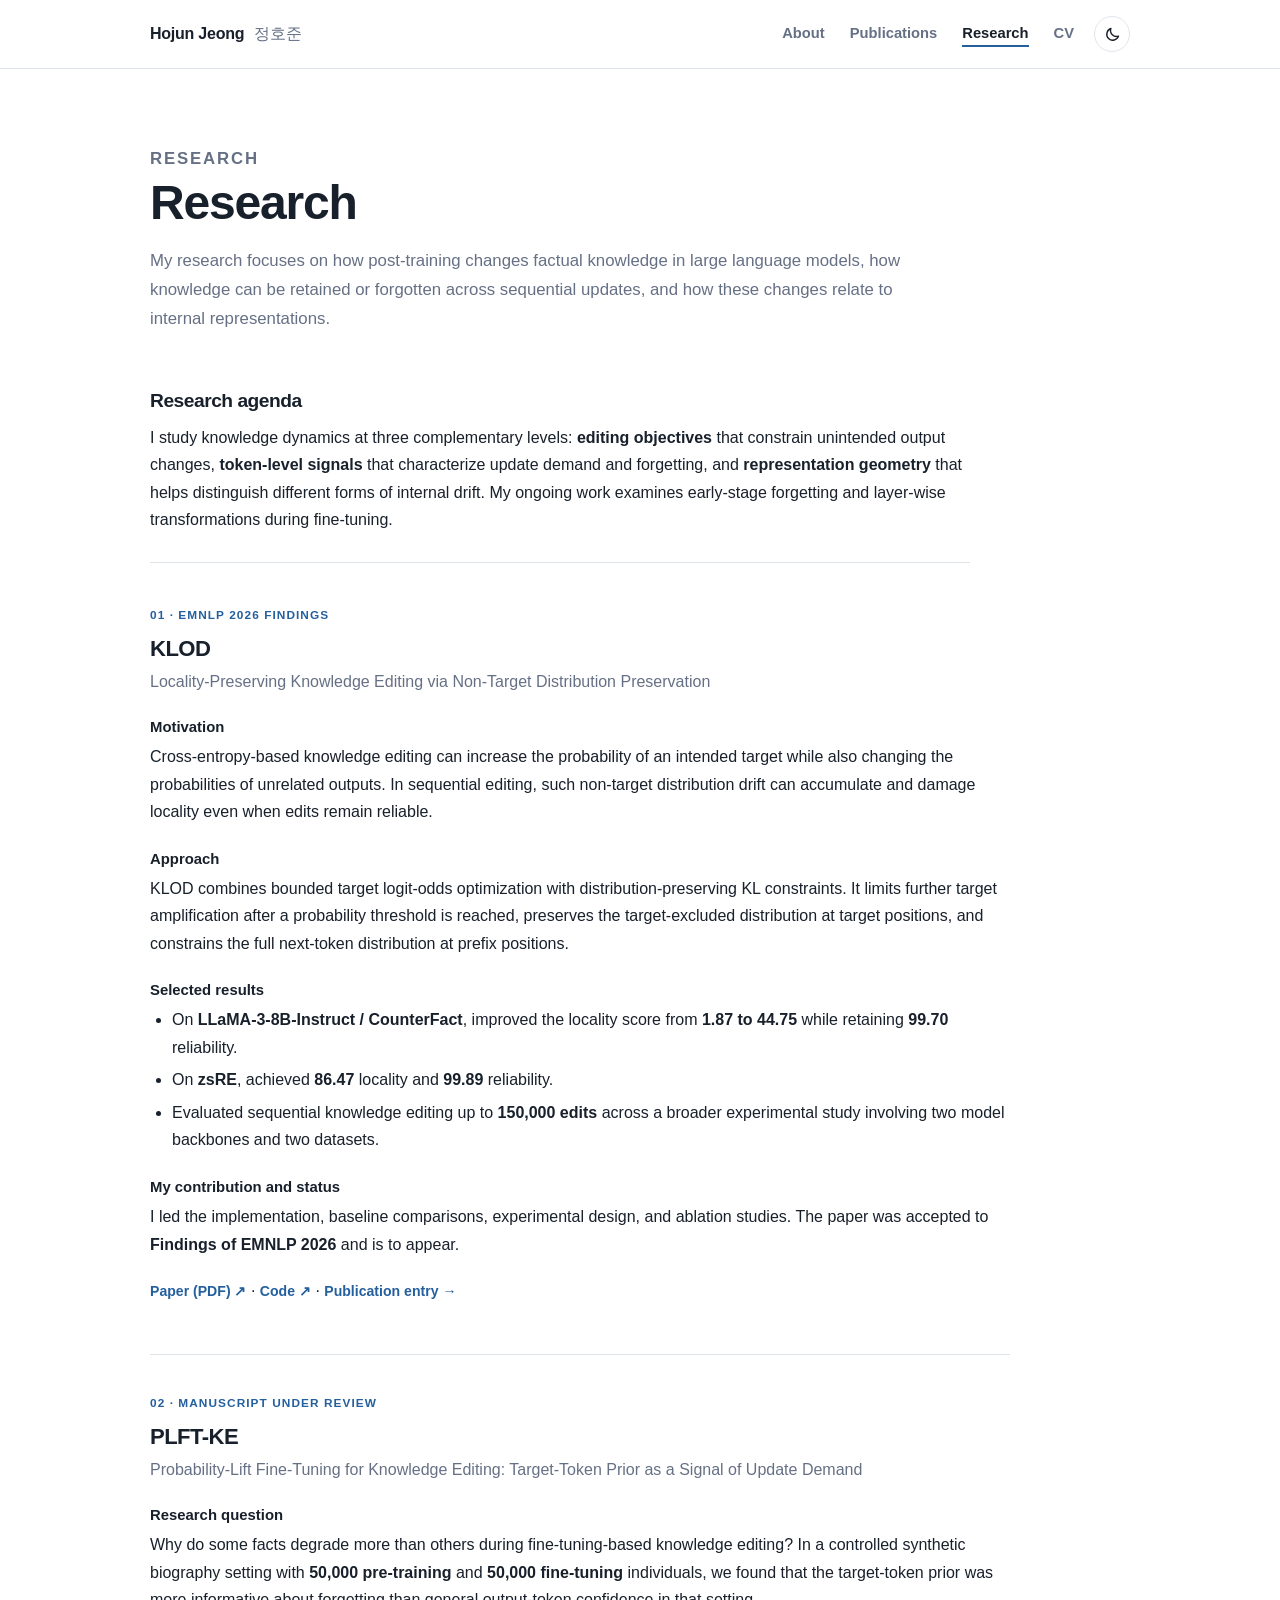
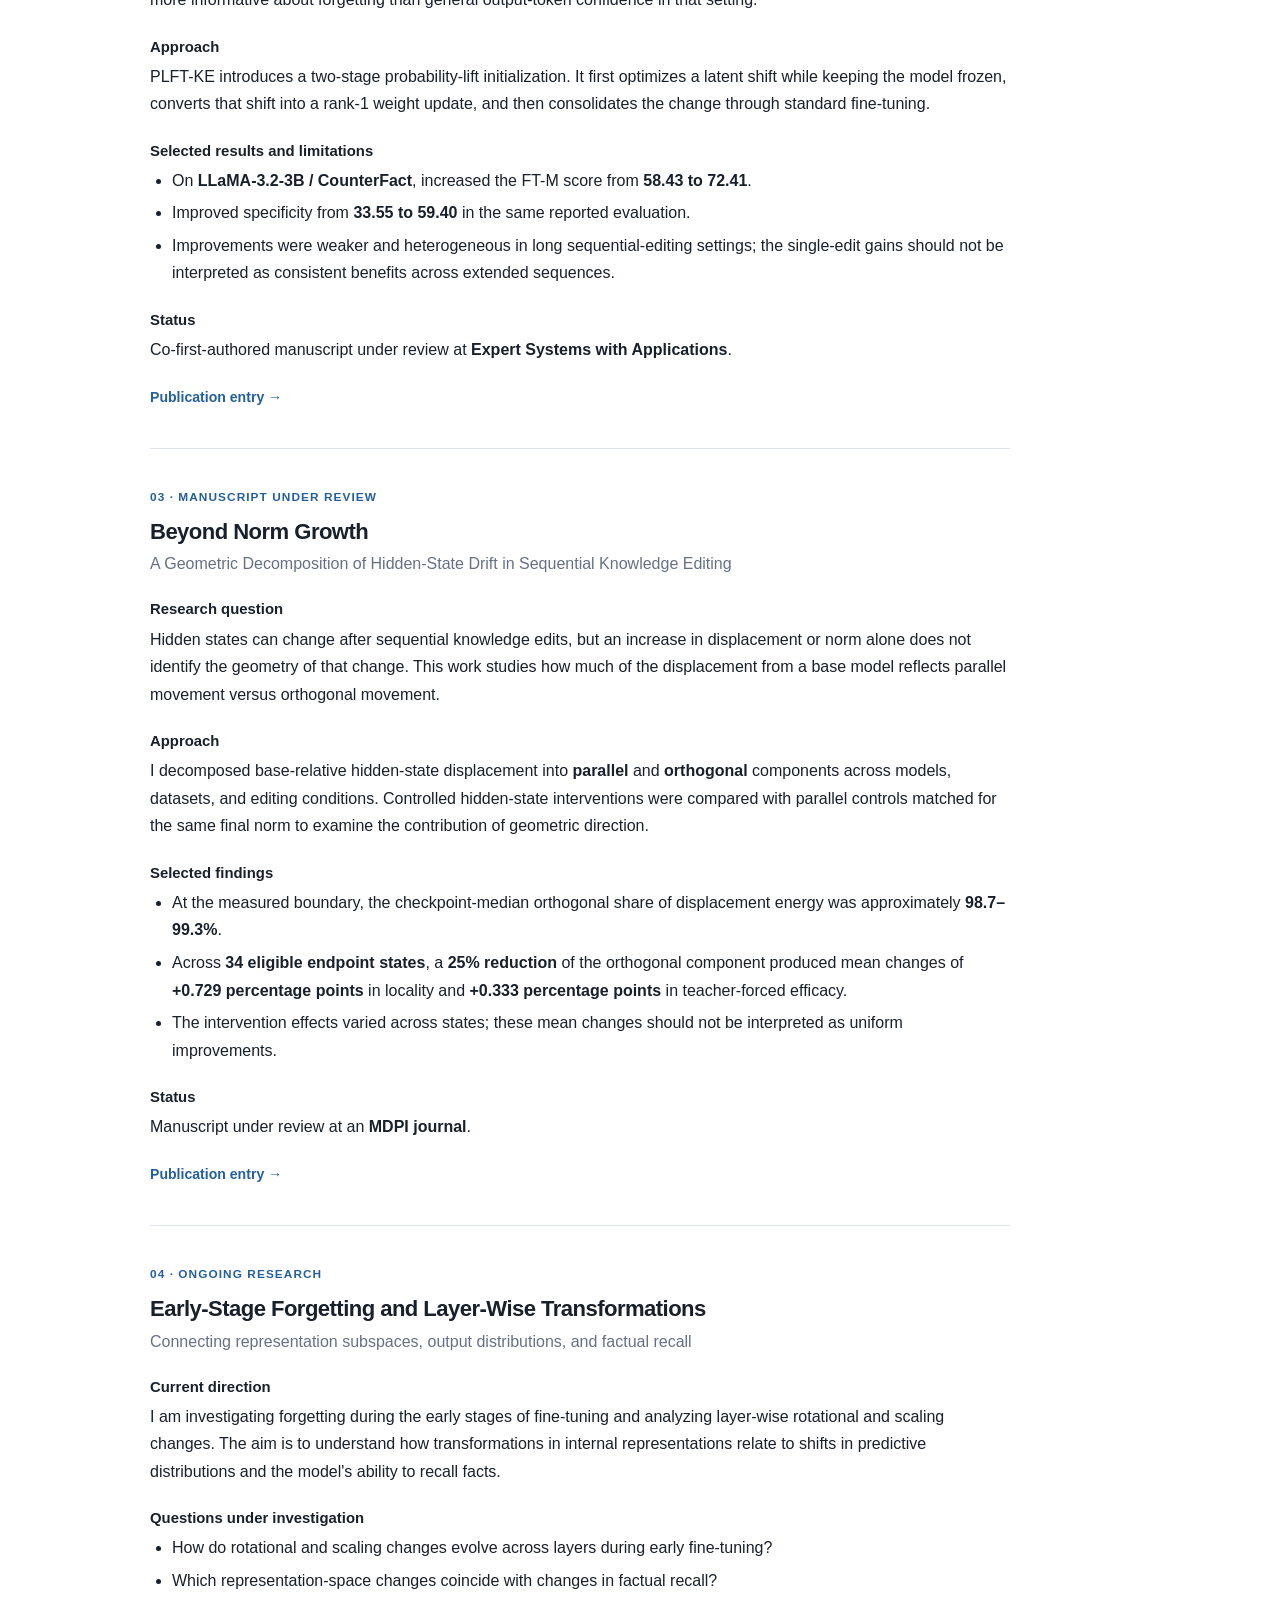
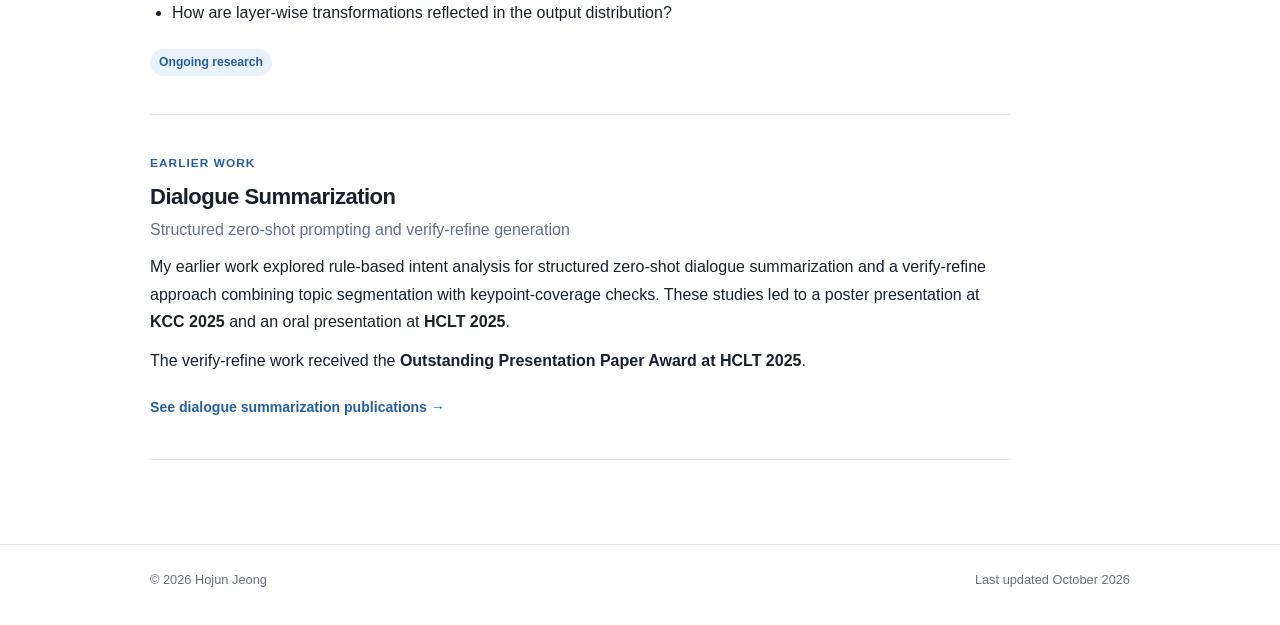
<file: research.html>
<!DOCTYPE html>
<html lang="en">
<head>
  <meta charset="utf-8" />
  <meta name="viewport" content="width=device-width, initial-scale=1" />
  <meta name="description" content="Research by Hojun Jeong on knowledge editing, forgetting, sequential model updates, and representation dynamics in large language models." />
  <meta name="author" content="Hojun Jeong" />
  <meta property="og:title" content="Research · Hojun Jeong" />
  <meta property="og:description" content="Knowledge editing, knowledge retention and forgetting, and representation dynamics in large language models." />
  <meta property="og:type" content="website" />
  <title>Research · Hojun Jeong</title>
  <link rel="icon" type="image/svg+xml" href="assets/favicon.svg" />
  <link rel="stylesheet" href="assets/styles.css?v=20260719-4" />
  <script>
    try {
      document.documentElement.dataset.theme =
        localStorage.getItem('theme') ||
        (matchMedia('(prefers-color-scheme:dark)').matches ? 'dark' : 'light');
    } catch (e) {}
  </script>
</head>
<body>
  <a class="skip-link" href="#content">Skip to content</a>

  <header class="site-header">
    <div class="nav-wrap">
      <a class="site-name" href="index.html">Hojun Jeong <span>정호준</span></a>
      <div class="nav-actions">
        <nav class="site-nav" aria-label="Primary navigation">
          <a href="index.html">About</a>
          <a href="publications.html">Publications</a>
          <a href="research.html" aria-current="page">Research</a>
          <a href="cv.html">CV</a>
        </nav>
        <button class="icon-button" data-theme-toggle type="button" aria-label="Use dark theme"></button>
        <button class="icon-button menu-button" data-menu-toggle type="button" aria-label="Open navigation" aria-expanded="false">
          <svg aria-hidden="true" height="18" width="18" viewBox="0 0 24 24">
            <path d="M4 7h16M4 12h16M4 17h16" fill="none" stroke="currentColor" stroke-linecap="round" stroke-width="2"></path>
          </svg>
        </button>
      </div>
    </div>
  </header>

  <main id="content">
    <header class="page-header">
      <p class="kicker">Research</p>
      <h1>Research</h1>
      <p>
        My research focuses on how post-training changes factual knowledge in large
        language models, how knowledge can be retained or forgotten across
        sequential updates, and how these changes relate to internal representations.
      </p>
    </header>

    <section class="research-agenda" aria-labelledby="agenda-title">
      <h2 id="agenda-title">Research agenda</h2>
      <p>
        I study knowledge dynamics at three complementary levels:
        <strong>editing objectives</strong> that constrain unintended output changes,
        <strong>token-level signals</strong> that characterize update demand and forgetting,
        and <strong>representation geometry</strong> that helps distinguish different
        forms of internal drift. My ongoing work examines early-stage forgetting and
        layer-wise transformations during fine-tuning.
      </p>
    </section>

    <!-- 01 · Accepted conference paper -->
    <article class="project" id="klod">
      <div>
        <p class="project-number">01 · EMNLP 2026 Findings</p>
        <h2>KLOD</h2>
        <p class="project-subtitle">
          Locality-Preserving Knowledge Editing via Non-Target Distribution Preservation
        </p>

        <h3>Motivation</h3>
        <p>
          Cross-entropy-based knowledge editing can increase the probability of an
          intended target while also changing the probabilities of unrelated outputs.
          In sequential editing, such non-target distribution drift can accumulate
          and damage locality even when edits remain reliable.
        </p>

        <h3>Approach</h3>
        <p>
          KLOD combines bounded target logit-odds optimization with
          distribution-preserving KL constraints. It limits further target
          amplification after a probability threshold is reached, preserves the
          target-excluded distribution at target positions, and constrains the
          full next-token distribution at prefix positions.
        </p>

        <h3>Selected results</h3>
        <ul class="research-questions">
          <li>
            On <strong>LLaMA-3-8B-Instruct / CounterFact</strong>, improved the
            locality score from <strong>1.87 to 44.75</strong> while retaining
            <strong>99.70</strong> reliability.
          </li>
          <li>
            On <strong>zsRE</strong>, achieved <strong>86.47</strong> locality
            and <strong>99.89</strong> reliability.
          </li>
          <li>
            Evaluated sequential knowledge editing up to
            <strong>150,000 edits</strong> across a broader experimental study
            involving two model backbones and two datasets.
          </li>
        </ul>

        <h3>My contribution and status</h3>
        <p>
          I led the implementation, baseline comparisons, experimental design,
          and ablation studies. The paper was accepted to
          <strong>Findings of EMNLP 2026</strong> and is to appear.
        </p>
        <p>
          <a class="text-link" href="assets/pdf/KLOD_EMNLP_2026.pdf" target="_blank" rel="noopener noreferrer">Paper (PDF) ↗</a>
          <span aria-hidden="true"> · </span>
          <a class="text-link" href="https://github.com/Hostoday/KLOD" target="_blank" rel="noopener noreferrer">Code ↗</a>
          <span aria-hidden="true"> · </span>
          <a class="text-link" href="publications.html#klod-publication">Publication entry →</a>
        </p>
      </div>
    </article>

    <!-- 02 · Manuscript under review -->
    <article class="project" id="plft-ke">
      <div>
        <!-- Keep the earlier section anchor working. -->
        <span id="target-prior" aria-hidden="true"></span>
        <p class="project-number">02 · Manuscript under review</p>
        <h2>PLFT-KE</h2>
        <p class="project-subtitle">
          Probability-Lift Fine-Tuning for Knowledge Editing:
          Target-Token Prior as a Signal of Update Demand
        </p>

        <h3>Research question</h3>
        <p>
          Why do some facts degrade more than others during fine-tuning-based
          knowledge editing? In a controlled synthetic biography setting with
          <strong>50,000 pre-training</strong> and <strong>50,000 fine-tuning</strong>
          individuals, we found that the target-token prior was more informative
          about forgetting than general output-token confidence in that setting.
        </p>

        <h3>Approach</h3>
        <p>
          PLFT-KE introduces a two-stage probability-lift initialization.
          It first optimizes a latent shift while keeping the model frozen,
          converts that shift into a rank-1 weight update, and then consolidates
          the change through standard fine-tuning.
        </p>

        <h3>Selected results and limitations</h3>
        <ul class="research-questions">
          <li>
            On <strong>LLaMA-3.2-3B / CounterFact</strong>, increased the FT-M
            score from <strong>58.43 to 72.41</strong>.
          </li>
          <li>
            Improved specificity from <strong>33.55 to 59.40</strong>
            in the same reported evaluation.
          </li>
          <li>
            Improvements were weaker and heterogeneous in long sequential-editing
            settings; the single-edit gains should not be interpreted as
            consistent benefits across extended sequences.
          </li>
        </ul>

        <h3>Status</h3>
        <p>
          Co-first-authored manuscript under review at
          <strong>Expert Systems with Applications</strong>.
        </p>
        <a class="text-link" href="publications.html#plft-publication">Publication entry →</a>
      </div>
    </article>

    <!-- 03 · Separate manuscript under review -->
    <article class="project" id="beyond-norm-growth">
      <div>
        <p class="project-number">03 · Manuscript under review</p>
        <h2>Beyond Norm Growth</h2>
        <p class="project-subtitle">
          A Geometric Decomposition of Hidden-State Drift in Sequential Knowledge Editing
        </p>

        <h3>Research question</h3>
        <p>
          Hidden states can change after sequential knowledge edits, but an
          increase in displacement or norm alone does not identify the geometry
          of that change. This work studies how much of the displacement from
          a base model reflects parallel movement versus orthogonal movement.
        </p>

        <h3>Approach</h3>
        <p>
          I decomposed base-relative hidden-state displacement into
          <strong>parallel</strong> and <strong>orthogonal</strong> components
          across models, datasets, and editing conditions. Controlled hidden-state
          interventions were compared with parallel controls matched for the
          same final norm to examine the contribution of geometric direction.
        </p>

        <h3>Selected findings</h3>
        <ul class="research-questions">
          <li>
            At the measured boundary, the checkpoint-median orthogonal share
            of displacement energy was approximately <strong>98.7–99.3%</strong>.
          </li>
          <li>
            Across <strong>34 eligible endpoint states</strong>, a
            <strong>25% reduction</strong> of the orthogonal component produced
            mean changes of <strong>+0.729 percentage points</strong> in locality
            and <strong>+0.333 percentage points</strong> in teacher-forced efficacy.
          </li>
          <li>
            The intervention effects varied across states; these mean changes
            should not be interpreted as uniform improvements.
          </li>
        </ul>

        <h3>Status</h3>
        <p>Manuscript under review at an <strong>MDPI journal</strong>.</p>
        <a class="text-link" href="publications.html#beyond-norm-publication">Publication entry →</a>
      </div>
    </article>

    <!-- 04 · Ongoing research (distinct from the submitted manuscript above) -->
    <article class="project" id="ongoing-research">
      <div>
        <!-- Preserve the older layer-dynamics link, if used externally. -->
        <span id="layer-dynamics" aria-hidden="true"></span>
        <p class="project-number">04 · Ongoing research</p>
        <h2>Early-Stage Forgetting and Layer-Wise Transformations</h2>
        <p class="project-subtitle">
          Connecting representation subspaces, output distributions, and factual recall
        </p>

        <h3>Current direction</h3>
        <p>
          I am investigating forgetting during the early stages of fine-tuning
          and analyzing layer-wise rotational and scaling changes. The aim is to
          understand how transformations in internal representations relate to
          shifts in predictive distributions and the model's ability to recall facts.
        </p>

        <h3>Questions under investigation</h3>
        <ul class="research-questions">
          <li>How do rotational and scaling changes evolve across layers during early fine-tuning?</li>
          <li>Which representation-space changes coincide with changes in factual recall?</li>
          <li>How are layer-wise transformations reflected in the output distribution?</li>
        </ul>

        <span class="status-line">Ongoing research</span>
      </div>
    </article>

    <!-- Earlier research -->
    <article class="project" id="dialogue-summarization">
      <div>
        <p class="project-number">Earlier work</p>
        <h2>Dialogue Summarization</h2>
        <p class="project-subtitle">Structured zero-shot prompting and verify-refine generation</p>
        <p>
          My earlier work explored rule-based intent analysis for structured
          zero-shot dialogue summarization and a verify-refine approach combining
          topic segmentation with keypoint-coverage checks. These studies led to
          a poster presentation at <strong>KCC 2025</strong> and an oral presentation
          at <strong>HCLT 2025</strong>.
        </p>
        <p>
          The verify-refine work received the
          <strong>Outstanding Presentation Paper Award at HCLT 2025</strong>.
        </p>
        <a class="text-link" href="publications.html">See dialogue summarization publications →</a>
      </div>
    </article>
  </main>

  <footer class="site-footer">
    <div class="footer-wrap">
      <span>© 2026 Hojun Jeong</span>
      <span>Last updated October 2026</span>
    </div>
  </footer>
  <script src="assets/script.js"></script>
</body>
</html>
</file>
<file: assets/styles.css>
:root {
  --bg: #ffffff;
  --surface: #f6f8fb;
  --surface-strong: #eef2f7;
  --text: #18202b;
  --muted: #667085;
  --border: #dfe4ea;
  --accent: #245f9e;
  --accent-soft: #eaf2fb;
  --header-bg: rgba(255, 255, 255, 0.92);
  --shadow: 0 12px 32px rgba(19, 34, 53, 0.08);
  --content-width: 980px;
  color-scheme: light;
}

html[data-theme="dark"] {
  --bg: #11161d;
  --surface: #171e27;
  --surface-strong: #202936;
  --text: #e8edf3;
  --muted: #a4afbd;
  --border: #2d3744;
  --accent: #8fc4ff;
  --accent-soft: #1c3045;
  --header-bg: rgba(17, 22, 29, 0.92);
  --shadow: 0 14px 34px rgba(0, 0, 0, 0.23);
  color-scheme: dark;
}

* { box-sizing: border-box; }
html { scroll-behavior: smooth; }
body {
  margin: 0;
  background: var(--bg);
  color: var(--text);
  font-family: -apple-system, BlinkMacSystemFont, "Segoe UI", Roboto, Helvetica, Arial, sans-serif;
  font-size: 16px;
  line-height: 1.72;
  -webkit-font-smoothing: antialiased;
}
a { color: var(--accent); text-decoration-thickness: 1px; text-underline-offset: 3px; }
a:hover { text-decoration-thickness: 2px; }
button, a { -webkit-tap-highlight-color: transparent; }
img { max-width: 100%; display: block; }

.skip-link {
  position: fixed; left: 12px; top: -60px; z-index: 1000;
  padding: 9px 13px; background: var(--text); color: var(--bg); border-radius: 6px;
}
.skip-link:focus { top: 12px; }

.site-header {
  position: sticky; top: 0; z-index: 100;
  border-bottom: 1px solid var(--border);
  background: var(--header-bg);
  backdrop-filter: blur(12px);
}
.nav-wrap {
  width: min(var(--content-width), calc(100% - 40px));
  min-height: 68px; margin: 0 auto;
  display: flex; align-items: center; justify-content: space-between; gap: 28px;
}
.site-name {
  color: var(--text); text-decoration: none; font-size: 1rem; font-weight: 700; letter-spacing: -0.015em;
}
.site-name span { color: var(--muted); font-weight: 500; margin-left: 6px; }
.nav-actions { display: flex; align-items: center; gap: 20px; }
.site-nav { display: flex; gap: 25px; align-items: center; }
.site-nav a {
  color: var(--muted); text-decoration: none; font-size: .92rem; font-weight: 550;
}
.site-nav a:hover, .site-nav a[aria-current="page"] { color: var(--text); }
.site-nav a[aria-current="page"] { box-shadow: inset 0 -2px var(--accent); }
.icon-button {
  width: 36px; height: 36px; padding: 0; border-radius: 999px;
  border: 1px solid var(--border); background: var(--bg); color: var(--text);
  display: grid; place-items: center; cursor: pointer;
}
.icon-button:hover { background: var(--surface); }
.menu-button { display: none; }

main {
  width: min(var(--content-width), calc(100% - 40px));
  margin: 0 auto; padding: 76px 0 84px;
}
.hero { max-width: none; margin-bottom: 64px; }
.hero-top {
  display: grid;
  grid-template-columns: minmax(0, 1fr) 170px;
  gap: 36px;
  align-items: start;
}
.hero > .focus-list { margin-top: 30px; }
.hero-content { min-width: 0; }
.profile-photo-wrap {
  width: 170px;
  margin: 6px 0 0;
  justify-self: end;
}
.profile-photo {
  width: 176px;
  height: 176px;
  aspect-ratio: 1 / 1;
  object-fit: cover;
  object-position: center 28%;
}
.kicker {
  margin: 0 0 11px; color: var(--accent); font-size: .78rem; font-weight: 750;
  letter-spacing: .11em; text-transform: uppercase;
}
h1, h2, h3 { line-height: 1.22; letter-spacing: -0.025em; }
h1 {
  font-size: clamp(1.9rem, 3.6vw, 2.55rem);
  margin: 0 0 16px;
  font-weight: 760;
}
.hero-role { margin: 0 0 25px; color: var(--muted); font-size: clamp(1.04rem, 2vw, 1.22rem); }
.hero-copy { max-width: 760px; font-size: 1.09rem; margin: 0 0 24px; }
.hero-copy p { margin: 0 0 12px; }
.link-row { display: flex; flex-wrap: wrap; gap: 10px 20px; margin-top: 25px; }
.link-row a { font-weight: 650; font-size: .95rem; text-decoration: none; }
.link-row a::after { content: " ↗"; font-size: .78em; }
.link-row a[href^="mailto"]::after { content: ""; }

.section { margin-top: 72px; }
.section-head {
  display: flex; align-items: baseline; justify-content: space-between; gap: 20px;
  border-bottom: 1px solid var(--border); padding-bottom: 12px; margin-bottom: 28px;
}
.section-head h2 { margin: 0; font-size: 1.42rem; }
.section-head a { font-size: .88rem; font-weight: 650; text-decoration: none; }
.section-intro { max-width: 720px; color: var(--muted); margin: -10px 0 32px; }

.focus-list { display: grid; gap: 13px; margin: 23px 0 0; padding: 0; list-style: none; max-width: 780px; }
.focus-list li { position: relative; padding-left: 22px; }
.focus-list li::before { content: ""; width: 7px; height: 7px; border-radius: 50%; background: var(--accent); position: absolute; left: 0; top: .72em; }
.focus-list strong { font-weight: 690; }

.news-list { display: grid; gap: 0; }
.news-item {
  display: grid; grid-template-columns: 108px 1fr; gap: 25px;
  padding: 13px 0; border-bottom: 1px solid var(--border);
}
.news-item:first-child { padding-top: 0; }
.news-date { color: var(--muted); font-variant-numeric: tabular-nums; font-size: .88rem; white-space: nowrap; }
.news-text { margin: 0; }

.publication-list { display: grid; gap: 0; max-width: 860px; }
.publication {
  display: block;
  padding: 27px 0; border-bottom: 1px solid var(--border);
}
.publication:first-child { padding-top: 0; }
.pub-venue {
  display: inline-block; margin: 0 0 7px; color: var(--accent); font-size: .75rem;
  font-weight: 800; letter-spacing: .07em; text-transform: uppercase;
}
.pub-title { margin: 0 0 7px; font-size: 1.12rem; font-weight: 720; line-height: 1.38; }
.pub-title a { color: var(--text); text-decoration: none; }
.pub-title a:hover { color: var(--accent); }
.pub-authors, .pub-meta { margin: 0 0 4px; color: var(--muted); font-size: .91rem; line-height: 1.55; }
.pub-authors .me {
  color: var(--text);
  font-weight: 700;
}

.pub-language {
  margin: 0.25rem 0;
  color: var(--muted);
  font-size: 0.9rem;
  font-style: italic;
}

.pub-award {
  margin: 6px 0 0;
  color: var(--accent);
  font-size: 0.86rem;
  font-weight: 700;
}

.pub-links {
  display: flex;
  flex-wrap: wrap;
  gap: 7px 15px;
  margin-top: 13px;
}
.pub-links a, .pub-links button {
  appearance: none; border: 0; padding: 0; background: transparent; color: var(--accent);
  font: inherit; font-size: .85rem; font-weight: 700; cursor: pointer; text-decoration: none;
}
.pub-links a:hover, .pub-links button:hover { text-decoration: underline; text-underline-offset: 3px; }
.pending { color: var(--muted) !important; cursor: default !important; }
.pub-details { display: none; margin-top: 16px; padding: 16px 18px; border-radius: 7px; background: var(--surface); font-size: .9rem; }
.pub-details.open { display: block; }
.pub-details p { margin: 0; }
.pub-details pre { margin: 0; white-space: pre-wrap; overflow-wrap: anywhere; font: .8rem/1.6 ui-monospace, SFMono-Regular, Menlo, Consolas, monospace; }
.copy-status { color: var(--muted); font-size: .78rem; margin-left: 7px; }

.page-header { max-width: 760px; margin-bottom: 55px; }
.page-header h1 {  font-size: clamp(2rem, 4.5vw, 3rem);  margin-bottom: 15px;}
.page-header p { color: var(--muted); font-size: 1.05rem; margin: 0; }
.group-title { font-size: 1.12rem; margin: 58px 0 24px; padding-bottom: 9px; border-bottom: 1px solid var(--border); }

.project {
  display: block; max-width: 860px;
  padding: 38px 0; border-bottom: 1px solid var(--border);
}
.project:first-of-type { padding-top: 0; }
.project h2 { margin: 0 0 7px; font-size: 1.38rem; }
.project-subtitle { color: var(--muted); margin: 0 0 19px; line-height: 1.5; }
.project h3 { margin: 24px 0 7px; font-size: .93rem; letter-spacing: 0; }
.project p { margin: 0 0 11px; }
.status-line { display: inline-block; margin-top: 10px; padding: 3px 9px; border-radius: 999px; background: var(--accent-soft); color: var(--accent); font-size: .76rem; font-weight: 750; }

.cv-toolbar { display: flex; flex-wrap: wrap; gap: 10px; margin-bottom: 22px; }
.button {
  display: inline-flex; align-items: center; justify-content: center; min-height: 40px;
  padding: 8px 14px; border-radius: 7px; border: 1px solid var(--border);
  color: var(--text); background: var(--bg); font-size: .88rem; font-weight: 700; text-decoration: none;
}
.button.primary { border-color: var(--accent); background: var(--accent); color: #fff; }
.cv-frame { width: 100%; height: min(1100px, 78vh); border: 1px solid var(--border); border-radius: 8px; background: var(--surface); }

.site-footer { border-top: 1px solid var(--border); }
.footer-wrap {
  width: min(var(--content-width), calc(100% - 40px)); margin: 0 auto; padding: 24px 0 34px;
  color: var(--muted); font-size: .8rem; display: flex; justify-content: space-between; gap: 20px;
}


@media (max-width: 860px) {
  .hero-top { grid-template-columns: minmax(0, 1fr) 150px; gap: 28px; }
  .profile-photo-wrap { width: 150px; }
}

@media (max-width: 720px) {
  .nav-wrap, main, .footer-wrap { width: min(100% - 28px, var(--content-width)); }
  .nav-wrap { min-height: 61px; }
  .site-name span { display: none; }
  .menu-button { display: grid; }
  .site-nav {
    position: absolute; left: 14px; right: 14px; top: 67px; display: none; flex-direction: column; align-items: stretch; gap: 0;
    background: var(--bg); border: 1px solid var(--border); border-radius: 9px; padding: 7px; box-shadow: var(--shadow);
  }
  .site-nav.open { display: flex; }
  .site-nav a { padding: 11px 12px; border-radius: 6px; }
  .site-nav a:hover, .site-nav a[aria-current="page"] { background: var(--surface); box-shadow: none; }
  main { padding: 52px 0 65px; }
  .hero { margin-bottom: 50px; }
  .hero-top { grid-template-columns: minmax(0, 1fr) 135px; gap: 20px; }
  .profile-photo-wrap { width: 135px; margin: 6px 0 0; }
  h1 { font-size: clamp(1.8rem, 6vw, 2.3rem); }
  .section { margin-top: 58px; }
  .section-head { align-items: flex-start; }
  .news-item { grid-template-columns: 84px 1fr; gap: 16px; }
  .publication { padding: 24px 0; }
  .pub-title { font-size: 1rem; }
  .footer-wrap { flex-direction: column; gap: 3px; }
}

@media (max-width: 560px) {
  .hero-top { grid-template-columns: 1fr; gap: 0; }
  .profile-photo-wrap {
    width: min(140px, 44vw);
    margin: 24px 0 0;
    justify-self: start;
  }
  .hero > .focus-list { margin-top: 26px; }
}

@media (max-width: 500px) {
  .news-item { grid-template-columns: 1fr; gap: 2px; }
  .news-date { font-size: .8rem; }
}

@media print {
  .site-header, .site-footer, .cv-toolbar { display: none; }
  main { width: 100%; padding: 0; }
}

/* Text-rich academic layout additions */
.overview-list { max-width: 860px; }
.overview-item {
  display: grid; grid-template-columns: 52px 1fr; gap: 22px;
  padding: 24px 0; border-bottom: 1px solid var(--border);
}
.overview-item:first-child { padding-top: 0; }
.overview-index, .project-number {
  margin: 2px 0 0; color: var(--accent); font-size: .74rem; font-weight: 800;
  letter-spacing: .09em; text-transform: uppercase;
}
.overview-item h3 { margin: 0 0 7px; font-size: 1.05rem; }
.overview-item p:last-child { margin: 0; }

.timeline-list { max-width: 860px; }
.timeline-item {
  display: grid; grid-template-columns: 150px 1fr; gap: 28px;
  padding: 22px 0; border-bottom: 1px solid var(--border);
}
.timeline-item:first-child { padding-top: 0; }
.timeline-date { margin: 2px 0 0; color: var(--muted); font-size: .86rem; font-variant-numeric: tabular-nums; }
.timeline-item h3 { margin: 0 0 4px; font-size: 1rem; letter-spacing: -.01em; }
.timeline-item p { margin: 0 0 7px; }
.timeline-place { color: var(--muted); font-size: .9rem; }

.research-agenda { max-width: 820px; margin: 0 0 42px; padding: 0 0 28px; border-bottom: 1px solid var(--border); }
.research-agenda h2 { margin: 0 0 11px; font-size: 1.2rem; }
.research-agenda p { margin: 0; }
.project-number { margin-bottom: 8px; }
.project h3 { color: var(--text); }
.research-questions { margin: 4px 0 12px; padding-left: 22px; }
.research-questions li { margin: 5px 0; }
.text-link { display: inline-block; margin-top: 10px; font-size: .88rem; font-weight: 700; text-decoration: none; }

.cv-section { margin-top: 62px; max-width: 900px; }
.cv-section > h2 { margin: 0 0 24px; padding-bottom: 10px; border-bottom: 1px solid var(--border); font-size: 1.3rem; }
.cv-toolbar + .cv-section { margin-top: 48px; }
.compact-list { margin: 8px 0 0; padding-left: 20px; }
.compact-list li { margin: 5px 0; }
.skill-list { margin: 0; max-width: 860px; }
.skill-list > div { display: grid; grid-template-columns: 150px 1fr; gap: 28px; padding: 15px 0; border-bottom: 1px solid var(--border); }
.skill-list dt { font-weight: 700; }
.skill-list dd { margin: 0; }
.pdf-section { max-width: none; }

@media (max-width: 720px) {
  .overview-item { grid-template-columns: 34px 1fr; gap: 14px; }
  .timeline-item { grid-template-columns: 1fr; gap: 3px; }
  .timeline-date { font-size: .8rem; }
  .skill-list > div { grid-template-columns: 1fr; gap: 3px; }
}
</file>
